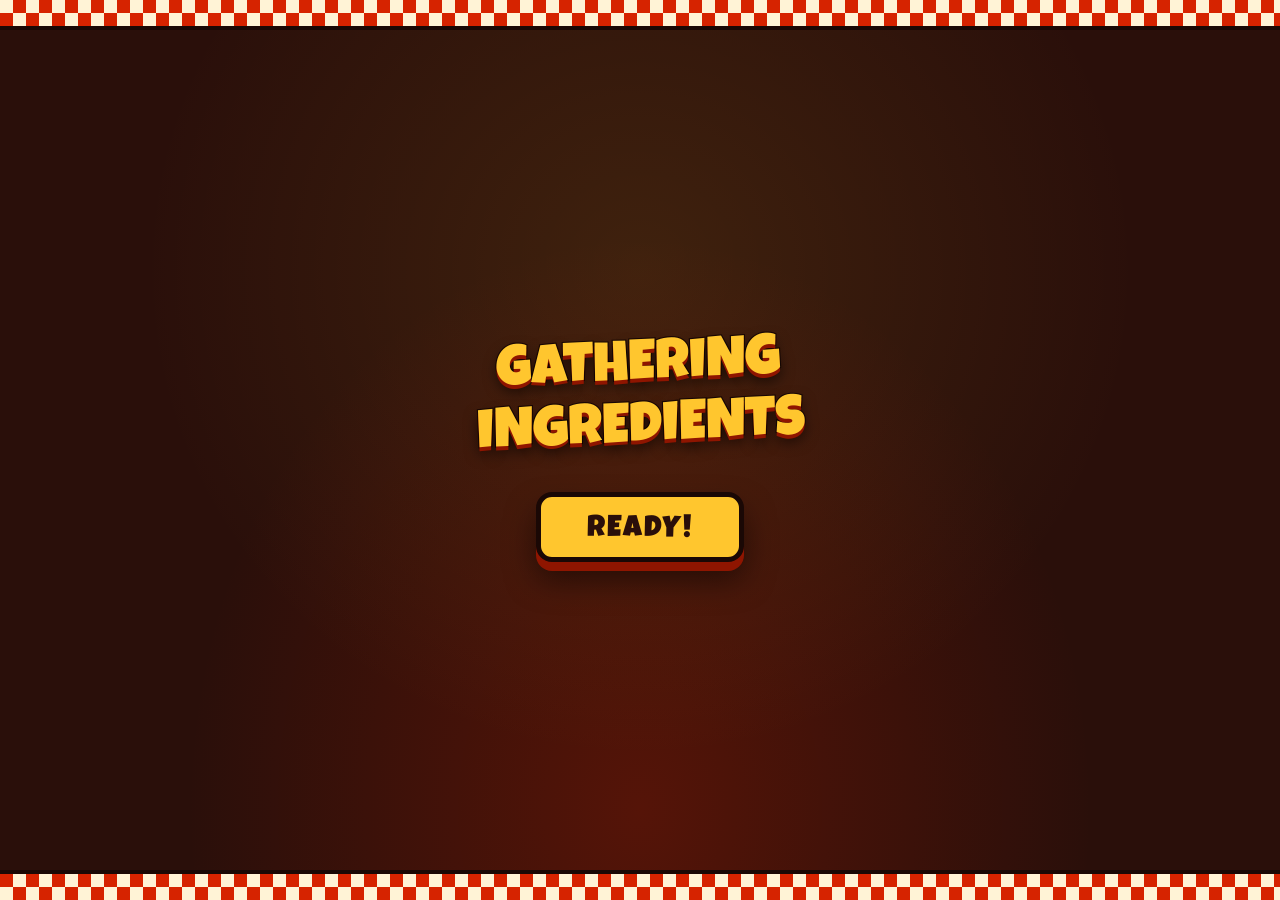
<file: index.html>
<!DOCTYPE html>
<html lang="en">
<head>
<meta charset="UTF-8">
<meta name="viewport" content="width=device-width, initial-scale=1.0, maximum-scale=1.0, user-scalable=no, viewport-fit=cover">
<meta http-equiv="Cache-Control" content="no-cache, no-store, must-revalidate">
<meta name="author" content="AK & Co. (akilluminati47)">
<meta name="copyright" content="© 2026 AK & Co. — All Rights Reserved">
<meta property="og:title" content="BUNGULATE TO THE BURGER!">
<meta property="og:description" content="🍔">
<meta property="og:image" content="https://peanut-run.pages.dev/embed-banner.png?v=6">
<meta property="og:image:type" content="image/png">
<meta property="og:image:width" content="1200">
<meta property="og:image:height" content="630">
<meta property="og:image:alt" content="BUNGULATE TO THE BURGER!">
<meta property="og:url" content="https://peanut-run.pages.dev/">
<meta property="og:type" content="website">
<meta property="fb:app_id" content="1361121589210433">
<meta name="twitter:card" content="summary_large_image">
<meta name="twitter:title" content="BUNGULATE TO THE BURGER!">
<meta name="twitter:description" content="🍔">
<meta name="twitter:image" content="https://peanut-run.pages.dev/embed-banner.png?v=6">
<meta name="theme-color" content="#d62300">
<link rel="shortcut icon" href="/favicon.ico?v=5">
<link rel="icon" type="image/png" sizes="32x32" href="/favicon-32.png?v=5">
<link rel="icon" type="image/png" sizes="64x64" href="/favicon-64.png?v=5">
<link rel="icon" type="image/png" sizes="128x128" href="/favicon-128.png?v=5">
<link rel="icon" type="image/png" sizes="256x256" href="/favicon-256.png?v=5">
<link rel="icon" type="image/png" sizes="512x512" href="/favicon-512.png?v=5">
<link rel="apple-touch-icon" sizes="180x180" href="/apple-touch-icon.png?v=6">
<link rel="manifest" href="/site.webmanifest">
<meta name="apple-mobile-web-app-capable" content="yes">
<meta name="apple-mobile-web-app-title" content="Peanut Run">
<meta name="apple-mobile-web-app-status-bar-style" content="black-translucent">
<meta name="mobile-web-app-capable" content="yes">
<title>PEANUT RUN</title>
<link href="./assets/fonts/fonts.css" rel="stylesheet">
<style>
  :root{
    --ketchup:#d62300;
    --ketchup-dk:#8f1500;
    --mustard:#ffc62e;
    --cheese:#ff9214;
    --bun:#f2d8a7;
    --cream:#fff3d6;
    --pickle:#6aa84f;
    --grease:#2a0f0a;
    --grease-dk:#1a0805;
    --display:'Luckiest Guy', 'Arial Black', cursive;
    --body:'Rubik', sans-serif;
    --mono:'Chivo Mono', 'Consolas', monospace;
  }
  *{margin:0;padding:0;box-sizing:border-box;
    -webkit-user-select:none;-moz-user-select:none;user-select:none;
    -webkit-tap-highlight-color:transparent;}
  html,body{position:fixed;inset:0;width:100%;height:100%;overflow:hidden;
    background:var(--grease);font-family:var(--body);
    overscroll-behavior:none;touch-action:none;
    -webkit-text-size-adjust:none;text-size-adjust:none;-webkit-touch-callout:none;}
  canvas#game{display:block;position:fixed;inset:0;width:100%;height:100%;cursor:crosshair;}

  /* ============ shared chrome ============ */
  .checker{
    background:repeating-conic-gradient(var(--ketchup) 0% 25%, var(--cream) 0% 50%) 0 0/28px 28px;
  }
  /* cartoon glove cursor everywhere in the menus/GUI (kbm), and a virtual glove
     for gamepad navigation */
  /* the animated DOM #glove is the cursor on every menu (both mouse & gamepad),
     so the breathing/press animation works in both. While a menu is open the
     system cursor is force-hidden EVERYWHERE so it can never double up with or
     sit on top of the glove (!important beats the per-element cursor rules). */
  body.glove-on, body.glove-on *{ cursor: none !important; }
  .screen, .screen *{ cursor: none; }
  /* no browser focus rings (Tab is reserved for pause; we use glove/hover feedback) */
  .screen button:focus, .screen [role=button]:focus, .senspip:focus, .segbtn:focus, .selarrow:focus{ outline:none; }
  /* The pointer IS the peanut sprite — small, angled like the Windows arrow. Hotspot is
     the peanut's upper-left tip (~10,4 in the 30x30 box). Over a clickable it pulses
     bigger, turns GOLD and sparkles — a nod to the golden-peanut pickups. */
  #glove{
    position:fixed; left:0; top:0; width:30px; height:30px; z-index:300;
    pointer-events:none; display:none;
    transform-origin:10px 4px;
    transition: opacity .25s ease, transform .14s cubic-bezier(.34,1.56,.64,1);
  }
  #glove .pn-img{
    position:absolute; inset:0; width:100%; height:100%; object-fit:contain;
    transform: rotate(-26deg); transform-origin:center;
    filter: drop-shadow(0 1px 1.5px rgba(0,0,0,.55)) drop-shadow(0 0 3px rgba(255,180,40,.35));
    transition: filter .18s ease, transform .12s ease;
    -webkit-user-drag:none; user-select:none; pointer-events:none;
  }
  /* hover a clickable: the cursor pulses bigger… */
  #glove.hover{ animation: pnPulse 1.05s ease-in-out infinite; }
  /* …and the peanut turns golden + glows */
  #glove.hover .pn-img{
    filter: drop-shadow(0 1px 2px rgba(0,0,0,.5)) drop-shadow(0 0 8px rgba(255,200,46,.95))
            sepia(.75) saturate(3.6) hue-rotate(-12deg) brightness(1.12);
  }
  @keyframes pnPulse{
    0%,100%{ transform: scale(1.16); }
    50%{ transform: scale(1.46); }
  }
  /* click: quick squish (stays a bit enlarged) */
  #glove.press{ transform: scale(1.12); }
  #glove.press .pn-img{ transform: rotate(-26deg) scale(.84); }
  /* gold sparkles that twinkle around the peanut on hover */
  #glove .pn-spark{
    position:absolute; width:8px; height:8px; opacity:0; pointer-events:none;
    background:url("data:image/svg+xml,%3Csvg xmlns='http://www.w3.org/2000/svg' viewBox='0 0 10 10'%3E%3Cpath d='M5 0C5.4 3.4 6.6 4.6 10 5 6.6 5.4 5.4 6.6 5 10 4.6 6.6 3.4 5.4 0 5 3.4 4.6 4.6 3.4 5 0Z' fill='%23ffe07a'/%3E%3C/svg%3E") center/contain no-repeat;
  }
  #glove.hover .pn-spark{ animation: pnSpark 1s ease-in-out infinite; }
  #glove .pn-spark.s1{ left:-3px; top:-3px; animation-delay:0s; }
  #glove .pn-spark.s2{ right:-2px; top:6px; width:6px; height:6px; animation-delay:.34s; }
  #glove .pn-spark.s3{ left:5px; bottom:-3px; width:6px; height:6px; animation-delay:.66s; }
  @keyframes pnSpark{
    0%,100%{ opacity:0; transform:scale(.3) rotate(0deg); }
    50%{ opacity:1; transform:scale(1) rotate(45deg); }
  }
  body.pad, body.pad .screen, body.pad .screen *{ cursor: none !important; }

  /* controller button chips in Today's Menu */
  .keycap.pad{ background:#2a2f3a; color:var(--cream); border-color:#0c0e14; box-shadow:0 3px 0 #0c0e14; min-width:34px; }
  .keycap.pad.a{ background:#3aa655; }
  #inputtag{
    font-family:var(--body); font-weight:800; font-size:10px; letter-spacing:1.5px;
    color:var(--grease); background:var(--mustard); border:2px solid var(--grease);
    border-radius:6px; padding:2px 7px 1px; margin-left:6px; vertical-align:middle;
  }

  .keycap{
    display:inline-block;min-width:30px;padding:3px 9px 1px;text-align:center;
    background:var(--cream);color:var(--grease);border-radius:7px;
    border:2px solid var(--grease);box-shadow:0 3px 0 var(--grease);
    font-family:var(--mono);font-weight:700;font-size:13px;letter-spacing:.5px;
    transform:translateY(-1px);
  }

  /* ============ HUD ============ */
  #hud{position:fixed;inset:0;pointer-events:none;user-select:none;display:none;}
  #hud.on{display:block;}

  #levelchip{
    position:absolute;top:18px;left:18px;
    background:var(--mustard);color:var(--grease);
    font-family:var(--display);font-size:26px;line-height:1;
    padding:14px 22px 8px;border-radius:12px;
    border:4px solid var(--grease);box-shadow:0 6px 0 rgba(0,0,0,.45);
    transform:rotate(-2deg);
  }
  #levelchip small{display:block;font-family:var(--body);font-weight:800;font-size:10px;letter-spacing:2px;margin-bottom:4px;opacity:.75;}

  #timer{
    position:absolute;top:18px;left:50%;transform:translateX(-50%) rotate(.5deg);
    background:var(--grease-dk);color:var(--mustard);text-align:center;
    font-family:var(--mono);font-weight:700;font-size:30px;letter-spacing:1px;
    padding:10px 26px;border-radius:12px;border:4px solid var(--mustard);
    box-shadow:0 6px 0 rgba(0,0,0,.45), inset 0 0 18px rgba(255,198,46,.18);
    pointer-events:auto;cursor:pointer;transition:transform .08s,box-shadow .08s;
  }
  #timer:hover{box-shadow:0 6px 0 rgba(0,0,0,.45), 0 0 14px rgba(255,198,46,.5), inset 0 0 18px rgba(255,198,46,.18);}
  #timer:active{transform:translateX(-50%) rotate(.5deg) translateY(3px);box-shadow:0 3px 0 rgba(0,0,0,.45), inset 0 0 18px rgba(255,198,46,.18);}
  #timer b{display:block;line-height:1;}
  /* "tap to pause" note appears only on touch devices, kept lean */
  #timernote{display:none;font-family:var(--body);font-weight:800;font-size:9px;letter-spacing:1.5px;color:var(--mustard);opacity:.8;}
  body.touch #timernote{display:block;margin-top:2px;}

  #alltime{
    position:absolute;top:18px;right:18px;text-align:right;
    background:var(--cream);color:var(--grease);
    padding:clamp(7px,1vw,12px) clamp(10px,1.4vw,18px);border-radius:12px;border:4px solid var(--grease);
    box-shadow:0 6px 0 rgba(0,0,0,.45);transform:rotate(1.5deg);
    /* scale the label down on narrow windows (caps at the LEVEL-chip label size) so the
       badge shrinks instead of sliding under the centred timer */
    font-weight:800;font-size:clamp(8px,1.6vw,10px);letter-spacing:1px;line-height:1;
  }
  #alltime b{font-family:var(--display);font-size:clamp(16px,3vw,24px);display:block;line-height:1;margin-top:2px;color:var(--ketchup);}

  /* hearts = peanuts */
  #hearts{position:absolute;bottom:24px;left:22px;display:flex;gap:8px;}
  #hearts{flex-wrap:wrap;max-width:600px;gap:6px;}
  #hearts img{width:42px;height:42px;image-rendering:auto;filter:drop-shadow(0 4px 0 rgba(0,0,0,.5));transition:filter .2s,transform .2s,opacity .2s;animation:heartPop .25s cubic-bezier(.34,1.7,.5,1);}
  /* gold-max: all peanuts go golden and shimmer (like the grease meter at max) */
  #hearts img.goldmax{filter:drop-shadow(0 0 7px rgba(255,210,60,.95)) saturate(1.7) brightness(1.18) sepia(.5) hue-rotate(-18deg);animation:heartGold .8s ease-in-out infinite;}
  @keyframes heartPop{from{transform:scale(0) rotate(-20deg);}to{transform:scale(1);}}
  @keyframes heartGold{0%,100%{filter:drop-shadow(0 0 6px rgba(255,210,60,.8)) saturate(1.6) brightness(1.12) sepia(.5) hue-rotate(-18deg);}50%{filter:drop-shadow(0 0 12px rgba(255,230,120,1)) saturate(1.9) brightness(1.3) sepia(.6) hue-rotate(-18deg);}}

  /* sprint meter — "GREASE" gauge */
  #sprintwrap{
    position:absolute;bottom:26px;left:50%;transform:translateX(-50%);
    width:min(380px,40vw);
  }
  #sprintlabel{
    font-family:var(--display);color:var(--cream);font-size:15px;letter-spacing:2px;
    text-shadow:0 3px 0 rgba(0,0,0,.6);margin-bottom:5px;text-align:center;
  }
  #sprintbar{
    height:22px;border-radius:11px;border:4px solid var(--grease-dk);
    background:rgba(0,0,0,.55);overflow:hidden;box-shadow:0 5px 0 rgba(0,0,0,.45);
  }
  #sprintfill{
    height:100%;width:100%;border-radius:7px;position:relative;overflow:hidden;
    background:linear-gradient(180deg,#ffd75e 0%, var(--mustard) 45%, var(--cheese) 100%);
    box-shadow:inset 0 -4px 0 rgba(0,0,0,.18);
    transition:width .08s linear;
  }
  #sprintfill.low{background:linear-gradient(180deg,#ff7a52 0%, var(--ketchup) 60%, var(--ketchup-dk) 100%);}
  /* max-grease mode (boss meter at +150%) */
  #sprintwrap.maxgrease #sprintbar{border-color:#fff3d6;box-shadow:0 5px 0 rgba(0,0,0,.45), 0 0 18px rgba(255,198,46,.9);}
  #sprintwrap.maxgrease #sprintfill{background:linear-gradient(180deg,#fff6d0 0%, #ffd23b 45%, #ff9214 100%);animation:greaseGlow .8s ease-in-out infinite;}
  #sprintwrap.maxgrease #sprintlabel::after{content:" — MAX!";color:#ffd23b;}
  @keyframes greaseGlow{0%,100%{filter:brightness(1);}50%{filter:brightness(1.35);}}

  /* hot-grease specks rising through the bar at full health */
  .grease-speck{
    position:absolute; width:3px; height:3px; border-radius:50%;
    background:#fff3d6; pointer-events:none;
    animation: speckRise linear forwards;
  }
  @keyframes speckRise{
    0%{ bottom:0; opacity:0.9; }
    100%{ bottom:22px; opacity:0; }
  }

  /* veggies-blasted: bottom-right (clear of the boss health bar up top) */
  #kills{
    position:absolute;bottom:24px;right:22px;text-align:right;transform:rotate(-1deg);
  }
  #kills small{display:block;font-family:var(--body);font-weight:800;font-size:10px;letter-spacing:2px;color:var(--mustard);}
  #kills b{font-family:var(--display);font-size:24px;line-height:1;color:var(--cream);text-shadow:0 3px 0 rgba(0,0,0,.6);}

  /* crosshair — sesame seed */
  /* boss health bar */
  #bossbar{
    position:absolute;top:78px;left:50%;transform:translateX(-50%);
    width:min(620px,68vw);display:none;text-align:center;
  }
  #bossbar.on{display:block;animation:bossIn .4s cubic-bezier(.34,1.7,.5,1);}
  @keyframes bossIn{from{transform:translateX(-50%) scale(.7);opacity:0;}to{transform:translateX(-50%) scale(1);opacity:1;}}
  #bossname{
    font-family:var(--display);color:var(--cream);font-size:21px;letter-spacing:2px;
    text-shadow:0 3px 0 var(--ketchup-dk),0 0 16px rgba(214,35,0,.7);margin-bottom:5px;
  }
  #bossname::before,#bossname::after{content:"☠";color:var(--ketchup);margin:0 10px;}
  #bosshpwrap{
    height:24px;border-radius:13px;border:4px solid var(--grease-dk);
    background:rgba(0,0,0,.6);overflow:hidden;box-shadow:0 5px 0 rgba(0,0,0,.5);
  }
  #bosshp{
    height:100%;width:100%;border-radius:9px;
    background:linear-gradient(180deg,#8bd45a 0%, var(--pickle) 55%, #2f5e1d 100%);
    box-shadow:inset 0 -4px 0 rgba(0,0,0,.2);transition:width .12s ease-out;
  }

  #crosshair{
    position:absolute;top:50%;left:50%;transform:translate(-50%,-50%);
    width:46px;height:46px;display:none;
  }
  #crosshair.on{display:block;}
  #crosshair::before{
    content:"";position:absolute;inset:0;border:3px dashed var(--mustard);
    border-radius:50%;animation:spin 6s linear infinite;
    filter:drop-shadow(0 0 4px rgba(0,0,0,.8));
  }
  #crosshair::after{
    content:"";position:absolute;top:50%;left:50%;width:9px;height:9px;
    transform:translate(-50%,-50%);
    border:2px solid var(--cream);border-radius:50%;background:transparent;
    box-shadow:0 0 3px rgba(0,0,0,.9), inset 0 0 2px rgba(0,0,0,.6);
  }
  @keyframes spin{to{transform:rotate(360deg);}}

  #damage{
    position:absolute;inset:0;pointer-events:none;opacity:0;
    background:radial-gradient(ellipse at center, transparent 40%, rgba(214,35,0,.65) 100%);
    transition:opacity .35s;
  }
  #damage.hit{opacity:1;transition:opacity .05s;}

  #toast{
    position:absolute;top:26%;left:50%;transform:translate(-50%,-50%) rotate(-3deg) scale(0);
    font-family:var(--display);font-size:54px;color:var(--mustard);
    -webkit-text-stroke:.04em var(--grease);paint-order:stroke fill;text-shadow:0 .11em 0 rgba(0,0,0,.5);
    transition:transform .25s cubic-bezier(.34,1.8,.5,1);white-space:nowrap;
  }
  #toast.show{transform:translate(-50%,-50%) rotate(-3deg) scale(1);}

  /* ============ full-screen overlays ============ */
  .screen{
    position:fixed;inset:0;display:none;align-items:center;justify-content:center;
    flex-direction:column;z-index:10;
    /* keep content off every edge (incl. notch / rounded corners via safe-area insets)
       on every resolution; the checker ::before/::after stripes are pinned separately */
    padding:max(30px,env(safe-area-inset-top)) max(18px,env(safe-area-inset-right))
            max(30px,env(safe-area-inset-bottom)) max(18px,env(safe-area-inset-left));
    background:
      radial-gradient(ellipse at 50% 120%, rgba(214,35,0,.35), transparent 60%),
      radial-gradient(ellipse at 50% -20%, rgba(255,198,46,.18), transparent 55%),
      var(--grease);
  }
  .screen.on{display:flex;}
  .screen::before{
    content:"";position:absolute;top:0;left:0;right:0;height:26px;
    background:repeating-conic-gradient(var(--ketchup) 0% 25%, var(--cream) 0% 50%) 0 0/26px 26px;
    border-bottom:4px solid var(--grease-dk);
  }
  .screen::after{
    content:"";position:absolute;bottom:0;left:0;right:0;height:26px;
    background:repeating-conic-gradient(var(--ketchup) 0% 25%, var(--cream) 0% 50%) 13px 0/26px 26px;
    border-top:4px solid var(--grease-dk);
  }

  .title{
    font-family:var(--display);text-align:center;line-height:.95;
    font-size:clamp(56px,11vw,120px);
    color:var(--mustard);
    -webkit-text-stroke:.04em var(--grease-dk);paint-order:stroke fill;
    text-shadow:0 .066em 0 var(--ketchup-dk), 0 .13em .25em rgba(0,0,0,.6);
    transform:rotate(-2.5deg);
    animation:bob 2.6s ease-in-out infinite;
  }
  .title .alt{color:var(--ketchup);-webkit-text-stroke:.04em var(--cream);paint-order:stroke fill;display:block;font-size:.46em;letter-spacing:2px;}
  @keyframes bob{0%,100%{transform:rotate(-2.5deg) translateY(0);}50%{transform:rotate(-2.5deg) translateY(-10px);}}

  .menupanel{
    margin-top:34px;background:var(--cream);color:var(--grease);
    border:5px solid var(--grease-dk);border-radius:18px;
    box-shadow:0 10px 0 rgba(0,0,0,.5);
    padding:22px 34px;min-width:min(560px,90vw);
    transform:rotate(.6deg);
  }
  .menupanel h3{
    font-family:var(--display);font-size:20px;letter-spacing:2px;color:var(--ketchup);
    text-align:center;margin-bottom:12px;border-bottom:3px dashed rgba(42,15,10,.3);padding-bottom:10px;
  }
  .mrow{display:flex;align-items:baseline;font-weight:600;font-size:15px;margin:9px 0;gap:10px;}
  .mrow .dots{flex:1;border-bottom:3px dotted rgba(42,15,10,.35);transform:translateY(-4px);}
  .mrow .keys{white-space:nowrap;}

  .bigbtn{
    margin-top:36px;pointer-events:auto;cursor:pointer;
    font-family:var(--display);font-size:30px;letter-spacing:2px;
    color:var(--grease);background:var(--mustard);
    border:5px solid var(--grease-dk);border-radius:16px;
    padding:18px 46px 12px;box-shadow:0 9px 0 var(--ketchup-dk), 0 18px 30px rgba(0,0,0,.5);
    animation:pulse 1.4s ease-in-out infinite;
  }
  .bigbtn:hover, .bigbtn.gp-hover{background:var(--cheese);}
  @keyframes pulse{0%,100%{transform:scale(1);}50%{transform:scale(1.05);}}

  .sub{position:absolute;bottom:38px;right:20px;margin-top:0;color:rgba(255,243,214,.7);font-size:13px;font-weight:600;letter-spacing:1px;}
  a.sub.creditlink{text-decoration:none;cursor:pointer;transition:color .2s, text-shadow .2s;}
  a.sub.creditlink:hover{color:var(--mustard);text-shadow:0 0 8px rgba(255,146,20,.9), 0 0 20px rgba(214,35,0,.75);}
  #twitchlink{bottom:60px;}

  /* level-complete headline — sized to read about twice as long as ORDER UP! */
  .completesub{
    margin-top:10px;font-family:var(--display);font-size:clamp(40px,8.2vw,92px);
    white-space:nowrap;line-height:.95;
    color:var(--cream);-webkit-text-stroke:.04em var(--grease-dk);paint-order:stroke fill;
    text-shadow:0 .065em 0 var(--ketchup-dk), 0 .13em .26em rgba(0,0,0,.5);
    transform:rotate(-1.2deg);letter-spacing:1px;
  }
  .completesub span{color:var(--mustard);}
  /* ORDER UP! headline (id so mobile rules can resize it — was an inline style
     that overrode every media query) */
  #orderup{font-size:clamp(48px,9vw,96px);}

  /* high-score banner on the menu */
  #hiscore{
    margin-top:18px;display:flex;gap:14px;align-items:stretch;
  }
  .scorechip{
    background:var(--grease-dk);border:4px solid var(--mustard);border-radius:12px;
    padding:9px 20px 7px;text-align:center;box-shadow:0 5px 0 rgba(0,0,0,.45);
    transform:rotate(-1deg);
  }
  .scorechip:nth-child(2){transform:rotate(1.5deg);}
  .scorechip small{display:block;font-weight:800;font-size:10px;letter-spacing:2px;color:var(--mustard);}
  .scorechip b{font-family:var(--display);font-size:30px;line-height:1;color:var(--cream);}

  /* PLAY FROM LEVEL selector chip */
  .scorechip.levelsel{transform:rotate(1.5deg);}
  .selctrl{display:flex;align-items:center;gap:8px;justify-content:center;margin-top:2px;}
  .selctrl b{font-family:var(--display);font-size:30px;line-height:1;color:var(--mustard);min-width:38px;cursor:var(--glove,pointer);}
  .selarrow{pointer-events:auto;cursor:var(--glove,pointer);background:var(--mustard);color:var(--grease);
    border:2px solid var(--grease-dk);border-radius:7px;width:26px;height:30px;font-size:14px;font-weight:800;
    box-shadow:0 3px 0 var(--grease-dk);transition:transform .1s,background .1s;}
  .selarrow:hover, .selarrow.gp-hover{background:var(--cheese);transform:translateY(-1px) scale(1.1);}
  .selctrl b.gp-hover{transform:scale(1.18);color:var(--cream);}
  .selcooked{display:block;margin-top:4px;font-weight:800;font-size:9px;letter-spacing:1px;color:var(--mustard);opacity:.8;}
  body.pad .selctrl b, body.pad .selarrow{cursor:none;}

  /* best-level chip doubles as a clickable "save slot" that jumps to that level */
  .scorechip.slot{pointer-events:auto;cursor:pointer;position:relative;
    transition:transform .12s, box-shadow .12s, background .12s, border-color .12s;}
  .scorechip.slot:hover, .scorechip.slot:focus-visible, .scorechip.slot.gp-hover{
    background:var(--ketchup-dk);border-color:var(--cream);outline:none;
    transform:rotate(-1deg) scale(1.07);box-shadow:0 7px 0 rgba(0,0,0,.5),0 0 0 3px rgba(255,243,214,.25);}
  .scorechip.slot::after{
    content:'▶ RESUME';display:block;margin-top:4px;
    font-family:var(--body);font-weight:800;font-size:9px;letter-spacing:1.5px;color:var(--mustard);}
  .scorechip.slot:hover::after, .scorechip.slot:focus-visible::after, .scorechip.slot.gp-hover::after{color:var(--cream);}

  /* receipt for level complete */
  .receipt{
    position:relative;margin-top:30px;background:#fffdf4;color:#241208;width:min(420px,88vw);
    padding:26px 30px 30px;font-family:var(--mono);font-size:14px;font-weight:500;
    box-shadow:0 14px 40px rgba(0,0,0,.6);transform:rotate(-1.2deg);
  }
  /* torn zigzag bottom edge — a decorative overlay, so the receipt body always
     renders even where CSS mask-composite isn't supported */
  .receipt::after{
    content:"";position:absolute;left:0;right:0;bottom:-9px;height:10px;
    background:
      linear-gradient(-45deg, #fffdf4 50%, transparent 51%) 0 0/14px 10px repeat-x,
      linear-gradient( 45deg, #fffdf4 50%, transparent 51%) 7px 0/14px 10px repeat-x;
    filter:drop-shadow(0 5px 6px rgba(0,0,0,.4));
  }
  .receipt h4{font-family:var(--mono);text-align:center;font-size:16px;letter-spacing:3px;margin-bottom:4px;}
  .receipt .rsub{text-align:center;font-size:11px;opacity:.65;margin-bottom:14px;}
  .receipt .line{display:flex;justify-content:space-between;margin:7px 0;}
  .receipt .line b{font-weight:700;}
  .receipt hr{border:none;border-top:2px dashed rgba(0,0,0,.35);margin:12px 0;}
  .receipt .total{font-size:17px;font-weight:700;}
  .receipt .stars{text-align:center;margin-top:12px;letter-spacing:6px;color:var(--ketchup);}

  /* pause-menu sensitivity selector */
  .sensbox{margin:30px 0 6px;text-align:center;}
  .senslabel{font-family:var(--display);font-size:20px;letter-spacing:2px;color:var(--mustard);
    text-shadow:0 3px 0 rgba(0,0,0,.5);margin-bottom:12px;}
  .sensrow{display:flex;gap:5px;justify-content:center;flex-wrap:nowrap;flex:1;}
  .senspip{
    pointer-events:auto;cursor:var(--glove,pointer);flex:1 1 0;min-width:0;
    height:44px;border-radius:9px;border:3px solid var(--grease-dk);
    background:var(--cream);color:var(--grease);
    font-family:var(--display);font-size:19px;line-height:44px;text-align:center;
    box-shadow:0 4px 0 rgba(0,0,0,.4);transition:transform .1s,background .1s,box-shadow .1s;
  }
  .senspip:hover, .senspip.gp-hover{background:var(--mustard);transform:translateY(-2px);box-shadow:0 6px 0 rgba(0,0,0,.45);}
  .senspip.on{background:var(--ketchup);color:var(--cream);border-color:var(--cream);
    transform:translateY(-3px) scale(1.12);box-shadow:0 6px 0 rgba(0,0,0,.5);}
  /* the active number/toggle slow-wiggles in place while its row is the focused choice (keyboard/pad) */
  .senspip.on.choosing{animation:pipWiggle 1.1s ease-in-out infinite;}
  .segbtn.on.choosing{animation:segWiggle 1.1s ease-in-out infinite;}
  @keyframes pipWiggle{0%,100%{transform:translateY(-3px) scale(1.12) rotate(-4.5deg);}50%{transform:translateY(-3px) scale(1.12) rotate(4.5deg);}}
  @keyframes segWiggle{0%,100%{transform:translateY(-1px) rotate(-4.5deg);}50%{transform:translateY(-1px) rotate(4.5deg);}}
  body.pad .senspip{cursor:none;}
  .senshint{margin-top:14px;color:rgba(255,243,214,.7);font-size:12px;font-weight:600;letter-spacing:1px;}

  /* secondary big button (CHECK PLEASE! / quit) */
  .bigbtn.alt{background:var(--cream);color:var(--ketchup-dk);box-shadow:0 9px 0 #7a1500, 0 18px 30px rgba(0,0,0,.5);animation:pulse 1.4s ease-in-out infinite;animation-delay:.7s;font-size:24px;}
  .bigbtn.alt:hover, .bigbtn.alt.gp-hover{background:#fff;color:var(--ketchup);}
  /* runner-mode toggle on the roasted screen — leafy green so it reads apart from RETRY */
  .bigbtn.runner{background:#6aa84f;color:#fff3d6;box-shadow:0 9px 0 #2f5e22, 0 18px 30px rgba(0,0,0,.5);animation-delay:.35s;}
  .bigbtn.runner:hover, .bigbtn.runner.gp-hover{background:#7cc05e;color:#fff;}
  .pausebtns{display:flex;flex-direction:column;align-items:center;gap:14px;margin-top:26px;}
  /* even gaps: the message above the first button uses the same spacing as button-to-button */
  #dead .bigbtn{margin-top:24px;}
  #dead .bigbtn.runner{margin-top:24px;}

  /* pause options panel */
  .pausepanel{margin-top:20px;background:var(--cream);border:5px solid var(--grease-dk);border-radius:18px;
    box-shadow:0 10px 0 rgba(0,0,0,.5);padding:18px 24px;width:min(620px,92vw);transform:rotate(.5deg);}
  .optrow{display:flex;align-items:center;gap:14px;margin:8px 0;}
  .optlabel{font-family:var(--display);font-size:16px;letter-spacing:1px;color:var(--ketchup);min-width:120px;}
  .optlabel.focus{text-shadow:0 0 8px rgba(214,35,0,.5);}
  .seg{display:flex;gap:6px;}
  .segbtn{pointer-events:auto;font-family:var(--body);font-weight:800;font-size:13px;letter-spacing:1px;
    background:var(--cream);color:var(--grease);border:3px solid var(--grease-dk);border-radius:9px;
    padding:7px 14px;box-shadow:0 3px 0 var(--grease-dk);transition:transform .1s,background .1s;}
  .segbtn:hover, .segbtn.gp-hover{background:var(--mustard);transform:translateY(-2px);box-shadow:0 5px 0 var(--grease-dk);}
  .segbtn.on{background:var(--ketchup);color:var(--cream);border-color:var(--cream);transform:translateY(-1px);}
  .ctrlbox{margin-top:12px;border-top:3px dashed rgba(42,15,10,.3);padding-top:10px;}
  .ctrltitle{font-family:var(--display);font-size:15px;letter-spacing:1px;color:var(--ketchup);text-align:center;margin-bottom:8px;}
  .ctrltitle span{font-family:var(--body);font-weight:800;font-size:11px;background:var(--mustard);color:var(--grease);border:2px solid var(--grease);border-radius:6px;padding:2px 7px 1px;}
  .ctrlgrid{display:grid;grid-template-columns:1fr 1fr;gap:4px 18px;}
  .ctrlgrid .mrow{margin:5px 0;font-size:13px;}

  #deadtitle{color:var(--ketchup);-webkit-text-stroke:.04em var(--cream);paint-order:stroke fill;text-shadow:0 .066em 0 #3a0500, 0 .13em .25em rgba(0,0,0,.6);}

  #loadnote{position:fixed;bottom:34px;left:50%;transform:translateX(-50%);color:rgba(255,243,214,.5);font-size:12px;font-weight:600;letter-spacing:2px;z-index:11;}

  /* loading splash */
  #loadsplash{background:
    radial-gradient(ellipse at 50% 30%, rgba(255,198,46,.10), transparent 55%),
    radial-gradient(ellipse at 50% 90%, rgba(214,35,0,.25), transparent 50%),
    var(--grease);
    z-index:20;}
  #loadsplash, #loadsplash *{cursor:auto!important}
  #loadsplash .title{font-size:clamp(32px,5vw,56px);line-height:1.1;}
  #loadsplash .dots span{display:inline-block;animation:dotPulse .55s ease-in-out infinite;}
  #loadsplash .dots span:nth-child(2){animation-delay:.18s}
  #loadsplash .dots span:nth-child(3){animation-delay:.36s}
  @keyframes dotPulse{0%,100%{opacity:.25;transform:translateY(0)}50%{opacity:1;transform:translateY(-4px)}}
  #readybtn{margin-top:30px;}

  /* ===== on-screen touch controls ===== */
  #touch{position:fixed;inset:0;z-index:140;pointer-events:none;display:none;touch-action:none;}
  #touch.on{display:block;}
  .tjoy{position:absolute;width:140px;height:140px;border:5px solid rgba(255,243,214,.4);
    border-radius:50%;background:rgba(0,0,0,.22);}
  .tjoy .tnub{position:absolute;left:50%;top:50%;width:62px;height:62px;border-radius:50%;
    background:rgba(255,243,214,.82);border:3px solid rgba(42,15,10,.5);transform:translate(-50%,-50%);
    box-shadow:0 3px 8px rgba(0,0,0,.4);}
  /* left = floating movement joystick: rests faded at the centre of its zone, snaps to
     your finger on touch, then slides home + fades again when you let go */
  #tmove{left:150px;bottom:96px;display:block;opacity:.42;
    transition:transform .25s ease, opacity .25s ease;}
  #tmove.grabbing{opacity:1;transition:opacity .12s ease;}
  /* right side = just tap & swipe to aim/fire — only the real crosshair shows (no ring) */
  .tbtn{position:absolute;pointer-events:auto;width:90px;height:90px;border-radius:50%;
    border:5px solid var(--grease-dk);background:var(--mustard);color:var(--grease);
    font-family:var(--display);font-size:16px;box-shadow:0 6px 0 var(--grease-dk);user-select:none;}
  .tbtn.held{transform:translateY(4px);box-shadow:0 2px 0 var(--grease-dk);background:var(--cheese);}
  /* both action buttons sit up at the joystick's height so they clear the grease meter */
  #tjump{right:30px;bottom:121px;}
  #tslide{right:132px;bottom:121px;background:var(--cream);color:var(--ketchup-dk);}
  /* runner mode: SHOOT + SPRINT buttons mirror JUMP/SLIDE (same spots, same colours);
     swipes still handle lane/jump/slide */
  #tshoot{right:30px;bottom:121px;display:none;}                                            /* mustard/grease, like JUMP */
  #tsprint{right:132px;bottom:121px;background:var(--cream);color:var(--ketchup-dk);display:none;}  /* cream, like SLIDE */
  #touch.runner #tmove,#touch.runner #tjump,#touch.runner #tslide{display:none;}
  #touch.runner #tshoot,#touch.runner #tsprint{display:block;}
  .hint-run{display:none;}
  #touch.runner .hint-free{display:none;}
  #touch.runner .hint-run{display:inline;}
  #thint{position:absolute;bottom:6px;left:50%;transform:translateX(-50%);color:rgba(255,243,214,.55);
    font-size:11px;font-weight:600;letter-spacing:.5px;white-space:nowrap;}
  @media (orientation:portrait){
    .tbtn{width:74px;height:74px;font-size:13px;}
    #tmove{width:112px;height:112px;left:80px;bottom:150px;}
    #tmove .tnub{width:50px;height:50px;}
    #tjump{right:20px;bottom:169px;}
    #tslide{right:104px;bottom:169px;}
    #tshoot{right:20px;bottom:169px;}
    #tsprint{right:104px;bottom:169px;}
    #mhealth{bottom:170px;}
    #bossname{font-size:13px;letter-spacing:0.5px;}
    #bosshpwrap{height:16px;}
    /* one line, never wraps into the thumbs: scales down on the narrowest phones */
    #thint{font-size:clamp(6px,1.95vw,8px);white-space:nowrap;width:auto;text-align:center;}
  }

  /* ===== mobile HUD scaling: shrink the whole top row to desktop-size, keep info
     out of the thumbs (applies on ANY touch device, not just short screens) ===== */
  body.touch #levelchip{font-size:16px;padding:8px 12px 5px;top:8px;left:8px;}
  body.touch #levelchip small{font-size:8px;margin-bottom:2px;}
  body.touch #timer{font-size:18px;padding:5px 14px;top:8px;}
  body.touch #timernote{font-size:8px;}
  body.touch #alltime{font-size:10px;padding:7px 11px;top:8px;right:8px;}
  body.touch #alltime b{font-size:16px;}
  body.touch #alltime{display:none;}
  /* mobile health: single peanut × N — between levelchip and timer, top-left */
  #mhealth{display:none;}
  body.touch #mhealth{
    display:flex; align-items:center; gap:4px;
    position:absolute; bottom:122px; left:50%; transform:translateX(-50%);
    background:var(--grease-dk); padding:4px 10px; border-radius:10px;
    border:2px solid rgba(255,198,46,.3);
  }
  body.touch #mhealth img{width:24px;height:24px;filter:drop-shadow(0 2px 0 rgba(0,0,0,.5));}
  body.touch #mhealth b{font-family:var(--display);font-size:18px;color:var(--mustard);line-height:1;}
  body.touch #mhealth.low img{animation:mhealthPulse 1.2s ease-in-out infinite;}
  @keyframes mhealthPulse{0%,100%{filter:drop-shadow(0 0 3px rgba(214,35,0,.7)) drop-shadow(0 2px 0 rgba(0,0,0,.5))}50%{filter:drop-shadow(0 0 10px rgba(214,35,0,.95)) drop-shadow(0 2px 0 rgba(0,0,0,.5))}}
  body.touch #hearts{display:none;}
  body.touch #hearts img{width:28px;height:28px;}
  body.touch #kills{top:8px;right:8px;bottom:auto;text-align:right;}
  body.touch #kills b{font-size:18px;}
  body.touch #kills small{color:var(--cream);}
  body.touch #sprintwrap{bottom:42px;width:min(280px,46vw);}
  body.touch #bossbar{top:92px;width:92vw;}
  body.touch #bossname{font-size:15px;letter-spacing:1px;}
  body.touch #bossname::before,body.touch #bossname::after{margin:0 4px;}
  body.touch #bosshpwrap{height:18px;}
  /* outline scales with font-size via the .04em stroke set on #toast, so no
     per-breakpoint px stroke here — keeps the border art style consistent */
  body.touch #toast{font-size:28px;white-space:normal;text-align:center;width:90vw;}
  @media (orientation:portrait){ #toast{font-size:24px;} }

  /* pips: wider min-size so 10 fit legibly on narrow portrait screens */
  body.touch .senspip{min-width:26px;height:36px;line-height:36px;font-size:15px;}

  /* big buttons: shrink for mobile, especially portrait */
  body.touch .bigbtn{font-size:20px;padding:12px 28px 8px;}
  body.touch .bigbtn.alt{font-size:16px;}
  @media (orientation:portrait){
    .bigbtn{font-size:17px;padding:10px 18px 6px;}
    .bigbtn.alt{font-size:14px;}
  }

  /* pause-menu quit/resume sit tight to the checker stripe on touch.
     NOTE: the death-screen CHECK PLEASE (#deadquitbtn) is intentionally NOT here —
     it keeps the even #dead .bigbtn gap so it doesn't jam against RETRY LEVEL. */
  body.touch #quitbtn, body.touch #resumebtn{margin-top:0;}

  /* mobile level-complete ("ORDER UP!") screen. Scale ORDER UP! down together with
     LEVEL X COMPLETE so they keep the desktop proportion instead of the headline
     swamping the screen. Base = safe center (used by landscape): centered when it
     fits, top-aligned + scroll when it doesn't. overflow-x:hidden stops the
     vertical scroll from also enabling horizontal scroll (which shoved the stack
     right and clipped the receipt). Portrait adds padding around the check (below). */
  body.touch #complete{justify-content:safe center;overflow-x:hidden;overflow-y:auto;padding:40px 12px;}
  body.touch #orderup{font-size:clamp(34px,7vw,58px);}
  body.touch .completesub{font-size:clamp(30px,6.4vw,52px);white-space:normal;margin-top:4px;}
  body.touch .receipt{margin-top:16px;padding:16px 18px 18px;font-size:12px;width:min(360px,90vw);}
  body.touch .receipt .line{margin:4px 0;}
  body.touch .receipt hr{margin:7px 0;}
  body.touch #nextbtn{margin-top:14px;margin-bottom:8px;}
  @media (orientation:portrait){
    /* keep the stack centered as a group, just give the "check" (receipt) a bit of
       padding above (below ORDER UP!) and below (above NEXT LEVEL) so it breathes. */
    body.touch #complete{padding:40px 12px;}
    body.touch #orderup{font-size:clamp(30px,8vw,48px);}
    body.touch .completesub{font-size:clamp(26px,6.6vw,40px);margin-top:4px;}
    body.touch .receipt{margin-top:28px;padding:12px 14px 14px;font-size:11px;}
    body.touch .receipt h4{font-size:13px;}
    body.touch .receipt .rsub{font-size:9px;margin-bottom:8px;}
    body.touch #nextbtn{margin-top:26px;}
  }
  @media (orientation:portrait){
    body.touch #resume .title{margin-top:32px;font-size:clamp(38px,7vw,56px);}
    body.touch .pausepanel{padding:8px 10px;margin-top:8px;}
    body.touch .optrow{margin:3px 0;gap:4px;}
    body.touch .optlabel{font-size:13px;min-width:90px;}
    body.touch .pausebtns{margin-top:10px;gap:14px;}
    body.touch .bigbtn{margin-top:0;}
    body.touch .bigbtn.alt{margin-top:0;}
    /* menu: raised title, lower LETS COOK */
    body.touch .title{margin-top:-6px;}
    body.touch #startbtn{margin-top:24px;}
  }

  /* PAUSED title pushed lower so it doesn't clip the top checker stripe */
  body.touch .optlabel.focus{color:var(--ketchup);text-shadow:none;}

  /* mobile: scale splash text up a touch (outline is .04em so it stays in proportion) */
  body.touch #loadsplash .title{font-size:clamp(42px,10vw,72px);}

  /* landscape touch — HUD reposition applies to ALL landscape touch (phone + tablet) */
  @media (orientation:landscape){
    body.touch #levelchip{left:24px;}
    body.touch #kills{right:24px;}
    body.touch #mhealth{bottom:6px;right:24px;left:auto;transform:none;}
    body.touch #tmove{left:40px;}
    /* boss bar: slim strip, sat below the centered timer so it never spans the device */
    body.touch #bossbar{top:54px;width:min(280px,38vw);}
    body.touch #bossname{font-size:11px;letter-spacing:.5px;margin-bottom:2px;}
    body.touch #bossname::before,body.touch #bossname::after{margin:0 4px;}
    /* radii matched to the track so the green fills flush to both ends (no end-gap) */
    body.touch #bosshpwrap{height:12px;border-width:2px;border-radius:8px;}
    body.touch #bosshp{border-radius:6px;}
  }

  /* SHORT (phone) landscape: little vertical room — hide PAUSED + CHECK PLEASE and
     shrink the order-up stack hard so NEXT LEVEL fits without scrolling. */
  @media (orientation:landscape) and (max-height:559px){
    body.touch #resume .title,
    body.touch #quitbtn,
    body.touch #deadquitbtn{display:none;}
    body.touch #complete{padding:20px 12px;}
    body.touch #orderup{font-size:clamp(26px,4.6vw,44px);}
    body.touch .completesub{font-size:clamp(22px,4vw,38px);margin-top:2px;}
    body.touch .receipt{margin-top:10px;padding:10px 16px 12px;font-size:10px;}
    body.touch .receipt h4{font-size:12px;margin-bottom:2px;}
    body.touch .receipt .rsub{font-size:8px;margin-bottom:6px;}
    body.touch .receipt .line{margin:3px 0;} body.touch .receipt hr{margin:5px 0;}
    body.touch .receipt .stars{margin-top:6px;}
    body.touch #nextbtn{margin-top:10px;}
  }

  /* TABLET landscape (iPad etc., plenty of height): touch is on from the first frame,
     so the desktop-size menu would swamp the screen — scale the title/menu/order-up
     down to sane proportions, and KEEP the PAUSED title + CHECK PLEASE buttons since
     there's room for them here. */
  @media (orientation:landscape) and (min-height:560px){
    body.touch .title{font-size:clamp(40px,7vw,76px);margin-top:0;}
    body.touch #orderup{font-size:clamp(40px,7vw,76px);}
    body.touch #menu .title{margin-top:8px;}
    body.touch .menupanel{margin-top:18px;padding:14px 30px;}
    body.touch .menupanel h3{font-size:17px;margin-bottom:8px;padding-bottom:7px;}
    body.touch .mrow{font-size:13px;margin:6px 0;}
    body.touch #hiscore{margin-top:12px;gap:10px;}
    body.touch .scorechip b,body.touch .selctrl b{font-size:26px;}
    body.touch .bigbtn{margin-top:18px;}
    /* order-up: roomy but not desktop-huge */
    body.touch #complete{padding:24px 16px;}
    body.touch .completesub{font-size:clamp(30px,5.4vw,52px);margin-top:6px;}
    body.touch .receipt{margin-top:16px;padding:16px 22px 18px;font-size:12px;width:min(380px,72vw);}
    body.touch #nextbtn{margin-top:16px;}
    /* PAUSED title smaller so it clears the checker stripe with the panel below it */
    body.touch #resume .title{font-size:clamp(34px,5vw,52px);margin-top:6px;}
    body.touch .pausepanel{margin-top:14px;}
  }
  @media (max-height:560px){
    /* shrink the top HUD chrome so rows never collide on short non-touch windows too */
    #levelchip{font-size:18px;padding:9px 14px 6px;top:10px;left:10px;}
    #levelchip small{font-size:8px;margin-bottom:2px;}
    #timer{font-size:20px;padding:6px 16px;top:10px;}
    #alltime{font-size:11px;padding:8px 12px;top:10px;right:10px;}
    #alltime b{font-size:18px;}
    /* compact, non-clipping menus */
    .screen{overflow-y:auto;}
    .title{font-size:clamp(30px,7vw,54px);}
    #orderup{font-size:clamp(30px,7vw,54px);} /* id beats .title, so resize it too */
    .menupanel{display:none;}            /* controls hint panel — drop it on tiny screens */
    #hiscore{margin-top:10px;gap:8px;}
    .scorechip{padding:6px 12px 5px;} .scorechip small{font-size:9px;}
    .scorechip b,.selctrl b{font-size:22px;}
    .bigbtn{margin-top:14px;font-size:22px;padding:12px 30px 8px;}
    .bigbtn.alt{font-size:17px;} .sub{margin-top:8px;font-size:11px;}
    .completesub{font-size:clamp(26px,6vw,50px);margin-top:6px;}
    .receipt{margin-top:12px;padding:14px 18px 16px;font-size:12px;width:min(360px,86vw);}
    .receipt h4{font-size:13px;margin-bottom:2px;} .receipt .rsub{font-size:9px;margin-bottom:8px;}
    .receipt .line{margin:4px 0;} .receipt hr{margin:7px 0;} .receipt .stars{margin-top:7px;}
    .pausepanel{margin-top:10px;padding:10px 14px;width:min(620px,94vw);}
    .optrow{margin:5px 0;gap:8px;} .optlabel{font-size:13px;min-width:84px;}
    .sensrow{gap:4px;} .senspip{height:34px;line-height:34px;font-size:14px;border-width:2px;}
    .segbtn{padding:5px 9px;font-size:11px;} .ctrlbox{display:none;}
    .pausebtns{margin-top:12px;gap:8px;} #loadnote{bottom:14px;}
  }
</style>
</head>
<body>
<canvas id="game"></canvas>

<div id="hud">
  <div id="levelchip"><small>LEVEL</small><span id="levelnum">1</span></div>
  <div id="timer" title="Click to pause"><b id="timertext">0:00.000</b><small id="timernote">TAP TO PAUSE</small></div>
  <div id="alltime">LEVELS COMPLETED<b id="alltimenum">0</b></div>
  <div id="hearts"></div>
  <div id="mhealth"><img src="assets/sprites/emotes/Peanut.png"><b>×3</b></div>
  <div id="sprintwrap">
    <div id="sprintlabel">GREASE METER</div>
    <div id="sprintbar"><div id="sprintfill"></div></div>
  </div>
  <div id="kills"><small>VEGGIES&nbsp;BLASTED</small><b id="killnum">0</b></div>
  <div id="bossbar"><div id="bossname">BOSS</div><div id="bosshpwrap"><div id="bosshp"></div></div></div>
  <div id="crosshair"></div>
  <div id="damage"></div>
  <div id="toast"></div>
</div>

<div id="menu" class="screen on">
  <div class="title">PEANUT&nbsp;RUN<span class="alt">BUNGULATE TO THE BURGER</span></div>
  <div id="hiscore">
    <div class="scorechip slot" id="bestslot" role="button" tabindex="0" title="Jump to your best level"><small>BEST LEVEL</small><b id="hs-best">1</b></div>
    <div class="scorechip levelsel">
      <small>PLAY FROM LEVEL</small>
      <div class="selctrl">
        <button class="selarrow" id="seldown" role="button" aria-label="lower level">◄</button>
        <b id="hs-sel" title="Selected level — hit LETS COOK to play">1</b>
        <button class="selarrow" id="selup" role="button" aria-label="higher level">►</button>
      </div>
      <span class="selcooked">★ <span id="hs-total">0</span> cooked</span>
    </div>
  </div>
  <div class="menupanel">
    <h3>★ TODAY'S MENU ★ <span id="inputtag">KEYBOARD &amp; MOUSE</span></h3>
    <div id="menu-kbm">
      <div class="mrow"><span>Move / strafe</span><span class="dots"></span><span class="keys"><span class="keycap">W</span><span class="keycap">A</span><span class="keycap">S</span><span class="keycap">D</span></span></div>
      <div class="mrow"><span>Aim / look</span><span class="dots"></span><span class="keys"><span class="keycap">MOUSE</span></span></div>
      <div class="mrow"><span>Sprint (drinks the grease meter)</span><span class="dots"></span><span class="keys"><span class="keycap">SHIFT</span></span></div>
      <div class="mrow"><span>Jump the counters (sips grease)</span><span class="dots"></span><span class="keys"><span class="keycap">SPACE</span></span></div>
      <div class="mrow"><span>Slide (press) → then crouch (keep holding)</span><span class="dots"></span><span class="keys"><span class="keycap">C</span><span class="keycap">CTRL</span></span></div>
      <div class="mrow"><span>Unlimited peanuts at the crosshair</span><span class="dots"></span><span class="keys"><span class="keycap">LMB</span></span></div>
    </div>
    <div id="menu-pad" style="display:none">
      <div class="mrow"><span>Move / strafe</span><span class="dots"></span><span class="keys"><span class="keycap pad">L&nbsp;STICK</span></span></div>
      <div class="mrow"><span>Aim / look</span><span class="dots"></span><span class="keys"><span class="keycap pad">R&nbsp;STICK</span></span></div>
      <div class="mrow"><span>Sprint (hold, or L3 to toggle)</span><span class="dots"></span><span class="keys"><span class="keycap pad">LB</span><span class="keycap pad">L3</span></span></div>
      <div class="mrow"><span>Jump the counters (sips grease)</span><span class="dots"></span><span class="keys"><span class="keycap pad a">A</span></span></div>
      <div class="mrow"><span>Slide (press) → then crouch (keep holding)</span><span class="dots"></span><span class="keys"><span class="keycap pad">R3</span></span></div>
      <div class="mrow"><span>Unlimited peanuts</span><span class="dots"></span><span class="keys"><span class="keycap pad">RT</span></span></div>
    </div>
  </div>
  <button class="bigbtn" id="startbtn">LETS COOK</button>
  <a class="sub creditlink" id="twitchlink" href="https://www.twitch.tv/theburntpeanut" target="_blank" rel="noopener">TheBurntPeanut</a>
  <a class="sub creditlink" id="menusub" href="policies.html">&copy; 2026 &bull; AK &amp; Co.</a>
</div>

<div id="complete" class="screen">
  <div class="title" id="orderup">ORDER&nbsp;UP!</div>
  <div class="completesub">LEVEL <span id="c-level">1</span> COMPLETE</div>
  <div class="receipt">
    <h4>★ PEANUT RUN ★</h4>
    <div class="rsub">DRIVE-THRU RECEIPT — NO REFUNDS</div>
    <div class="line"><span>LEVEL CLEARED</span><b id="r-level">1</b></div>
    <div class="line"><span>TIME</span><b id="r-time">0:00.000</b></div>
    <div class="line"><span>VEGGIES BLASTED</span><b id="r-kills">0</b></div>
    <hr>
    <div class="line total"><span>LEVELS THIS RUN</span><b id="r-run">1</b></div>
    <div class="line total"><span>ALL-TIME LEVELS</span><b id="r-alltime">1</b></div>
    <div class="stars">★ ★ ★ ★ ★</div>
  </div>
  <button class="bigbtn" id="nextbtn">NEXT LEVEL&nbsp;&nbsp;⏎</button>
</div>

<div id="dead" class="screen">
  <div class="title" id="deadtitle">YOU GOT<br>ROASTED</div>
  <div class="sub" style="font-size:16px;margin-top:24px">the vegetables won this round</div>
  <button class="bigbtn runner" id="modebtn">RUNNER MODE</button>
  <button class="bigbtn" id="retrybtn">RETRY LEVEL&nbsp;&nbsp;⏎</button>
  <button class="bigbtn alt" id="deadquitbtn">CHECK PLEASE!</button>
</div>

<div id="resume" class="screen" style="background:rgba(26,8,5,.86)">
  <div class="title" style="font-size:clamp(34px,6vw,60px)">PAUSED</div>
  <div class="pausepanel">
    <div class="optrow">
      <span class="optlabel">LOOK SENS.</span>
      <div id="sensrow" class="sensrow"></div>
    </div>
    <div class="optrow">
      <span class="optlabel">SOUND FX</span>
      <div id="volrow" class="sensrow"></div>
    </div>
    <div class="optrow">
      <span class="optlabel">VIEW MODE</span>
      <div class="seg" id="viewseg">
        <button class="segbtn" data-view="windowed">WINDOW</button>
        <button class="segbtn" data-view="fullscreen">FULL</button>
      </div>
    </div>
    <div class="optrow">
      <span class="optlabel">CAMERA</span>
      <div class="seg" id="camseg">
        <button class="segbtn" data-cam="first">FIRST</button>
        <button class="segbtn" data-cam="third">THIRD</button>
      </div>
    </div>
    <div class="ctrlbox">
      <div class="ctrltitle">CONTROLS · <span id="pause-inputtag">KEYBOARD &amp; MOUSE</span></div>
      <div id="pause-controls" class="ctrlgrid"></div>
    </div>
  </div>
  <div class="pausebtns">
    <button class="bigbtn" id="resumebtn">BACK TO THE GRIND</button>
    <button class="bigbtn alt" id="quitbtn">CHECK PLEASE!</button>
  </div>
</div>

<div id="loadsplash" class="screen on">
  <div class="title">GATHERING<br>INGREDIENTS<span class="dots"><span>.</span><span>.</span><span>.</span></span></div>
  <button class="bigbtn" id="readybtn" style="display:none">READY!</button>
</div>
<div id="glove"></div>
<!-- hidden developer console, toggled with '/' (see execDebug in main.js) -->
<div id="debugterm"></div>
<style>
  #debugterm{
    position:fixed; bottom:84px; left:14px; z-index:320; display:none;
    max-width:min(520px,82vw); padding:12px 16px; border-radius:10px;
    background:rgba(8,6,14,.86); border:1px solid rgba(255,243,214,.25);
    color:#ffe9b0; font-family:"Consolas","Courier New",monospace; font-size:14px;
    line-height:1.5; white-space:pre-wrap; letter-spacing:.4px;
    box-shadow:0 6px 26px rgba(0,0,0,.6); pointer-events:none;
  }
  body.debug-on #debugterm{ display:block; }
  #debugterm .dim{ color:rgba(255,233,176,.5); }
  #debugterm .cur{ animation:dbgblink 1s steps(1) infinite; }
  @keyframes dbgblink{ 50%{ opacity:0; } }
</style>

<!-- on-screen touch controls (shown only on touch devices, during play) -->
<div id="touch">
  <div id="tmove" class="tjoy"><div class="tnub"></div></div>
  <button id="tjump" class="tbtn">JUMP</button>
  <button id="tslide" class="tbtn">SLIDE</button>
  <button id="tshoot" class="tbtn">SHOOT</button>
  <button id="tsprint" class="tbtn">SPRINT</button>
  <div id="thint">
    <span class="hint-free">L: move (push rim = run) &nbsp;|&nbsp; R: tap &amp; swipe to aim/fire &nbsp;|&nbsp; SLIDE: tap = slide, hold = crouch</span>
    <span class="hint-run">SWIPE ◄ ► lane &nbsp;|&nbsp; ▲ jump &nbsp;|&nbsp; ▼ slide &nbsp;|&nbsp; SHOOT &amp; SPRINT buttons</span>
  </div>
</div>

<script src="./libs/lottie_canvas.min.js"></script>
<script type="importmap">
{ "imports": { "three": "./libs/three.module.js",
               "@discord/embedded-app-sdk": "./libs/discord-embedded-app-sdk.mjs" } }
</script>
<script type="module">
// ── Discord Activity handshake (no-op in a normal browser) ──
if (new URLSearchParams(location.search).has('frame_id')) {
  // The Activity is a single-page app: navigating the iframe to policies.html
  // would permanently sever Discord's postMessage connection (so that page's
  // links would die). Instead point the credit link at the PUBLIC policies URL
  // — the interceptor below opens it in the user's real browser, where its own
  // links work natively.
  const ps = document.getElementById('menusub');
  if (ps) ps.href = 'https://peanut-run.pages.dev/policies.html';
  try {
    const { DiscordSDK } = await import('@discord/embedded-app-sdk');
    const discordSdk = new DiscordSDK('1520107992266178782'); // Peanut Run
    // The Activity runs in a sandboxed iframe, so a normal target="_blank" link
    // (e.g. the Twitch credit) is blocked. Route external http(s) links through
    // the SDK so Discord opens them in the user's real browser instead.
    // Attach in the capture phase and BEFORE ready() so a slow/failed handshake
    // can never leave links un-intercepted.
    document.addEventListener('click', (e) => {
      const a = e.target.closest?.('a[href^="http"]');
      if (!a) return;
      e.preventDefault();
      discordSdk.commands.openExternalLink({ url: a.href })
        .catch(err => console.error('[discord] openExternalLink failed', err));
    }, true);
    await discordSdk.ready();
  } catch (e) { console.error('[discord] handshake failed', e); }
}
</script>
<script type="module" src="src/main.js?v=64"></script>
</body>
</html>
</file>
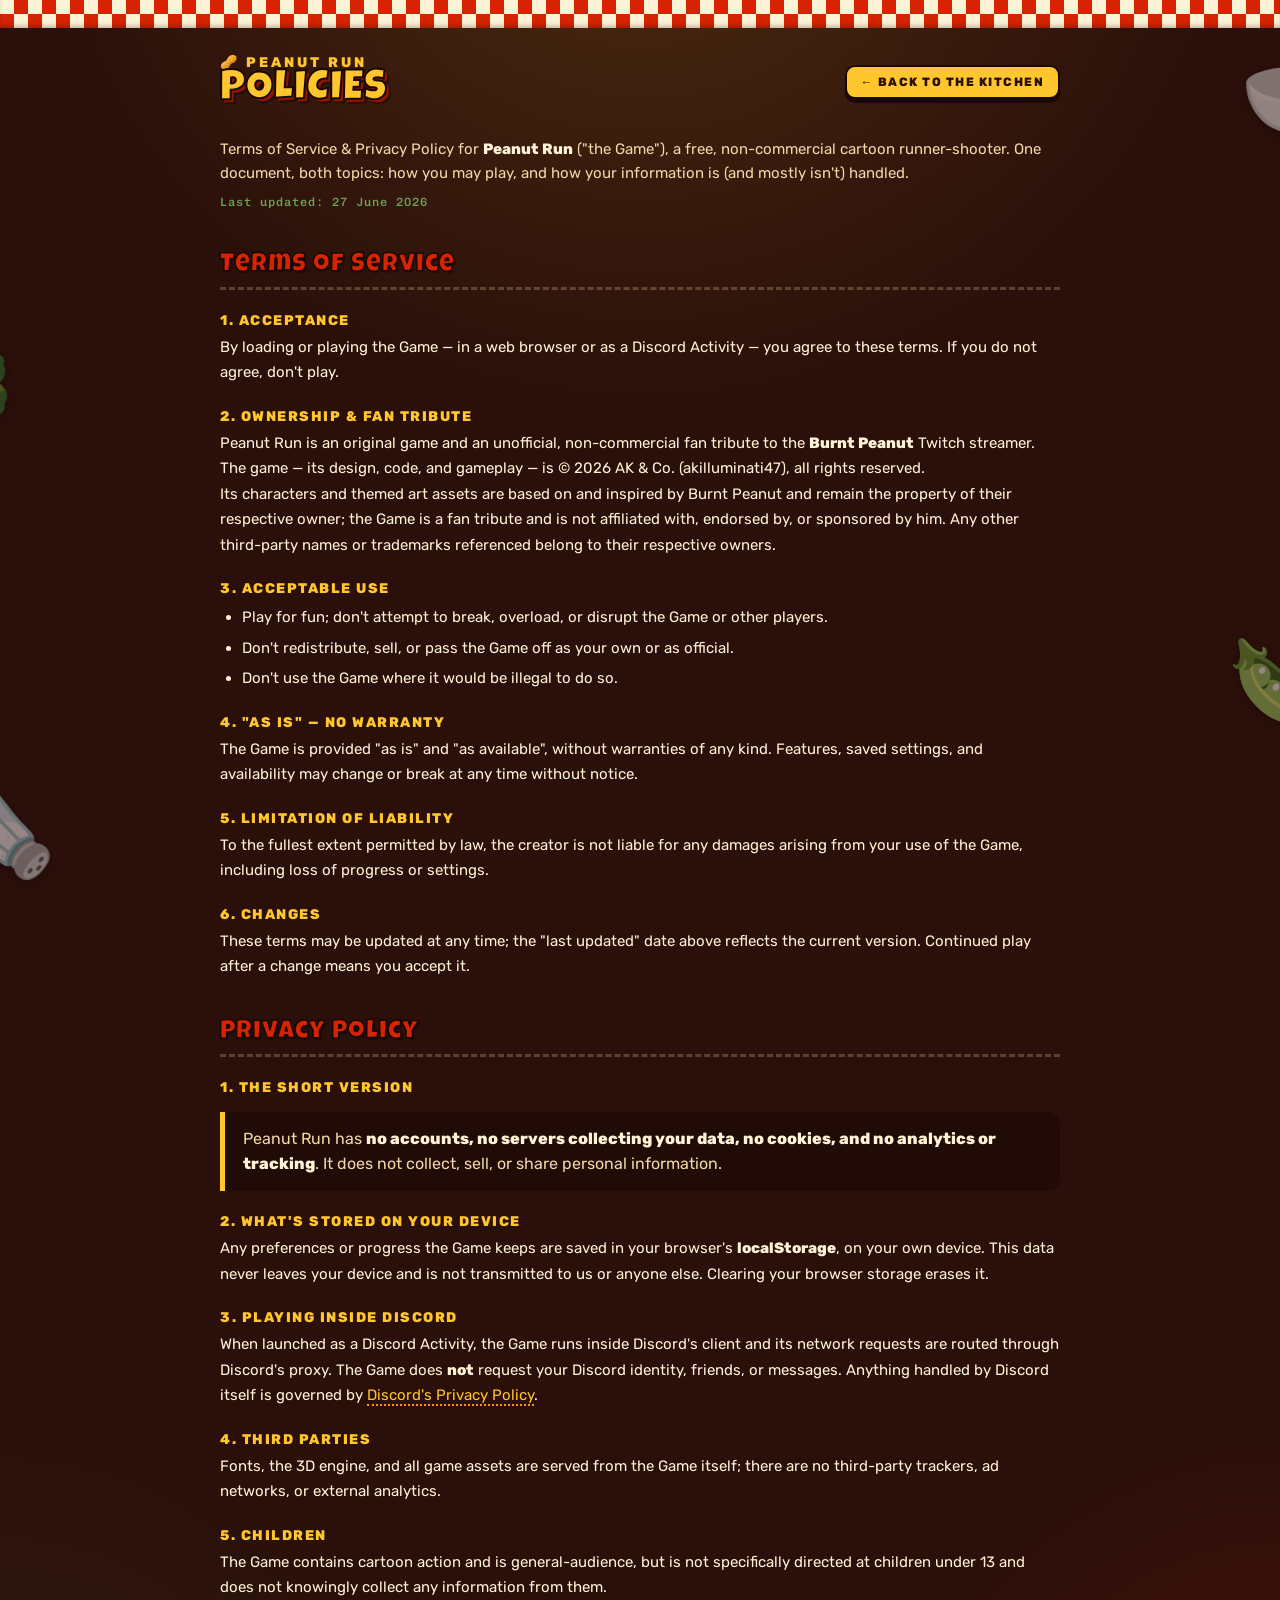
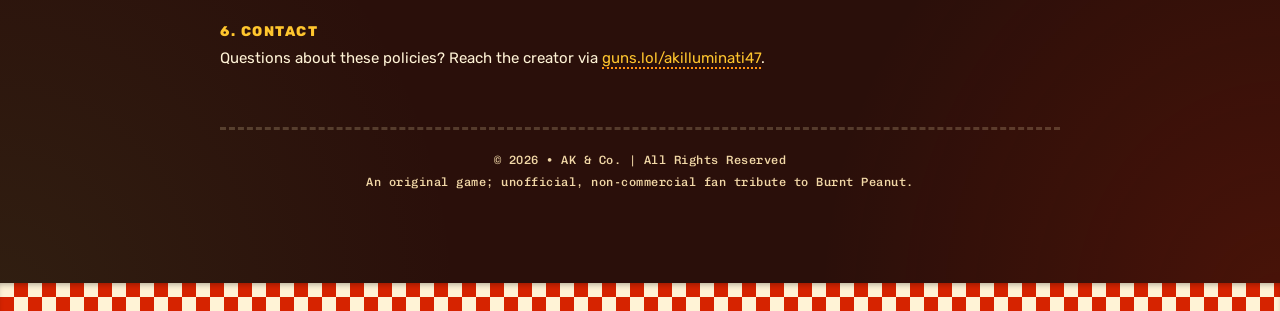
<file: policies.html>
<!DOCTYPE html>
<html lang="en">
<head>
<meta charset="UTF-8">
<meta name="viewport" content="width=device-width, initial-scale=1.0, viewport-fit=cover">
<title>POLICIES | Peanut Run</title>
<link rel="icon" type="image/png" sizes="256x256" href="./favicon-256.png">
<link rel="icon" type="image/png" sizes="512x512" href="./favicon-512.png">
<link rel="apple-touch-icon" href="./favicon-512.png">
<meta name="theme-color" content="#d62300">
<link href="./assets/fonts/fonts.css" rel="stylesheet">
<style>
  :root{
    --ketchup:#d62300; --ketchup-dk:#8f1500;
    --mustard:#ffc62e; --cheese:#ff9214;
    --bun:#f2d8a7; --cream:#fff3d6; --pickle:#6aa84f;
    --grease:#2a0f0a; --grease-dk:#1a0805;
    --display:'Luckiest Guy','Arial Black',cursive;
    --body:'Rubik',sans-serif;
    --mono:'Chivo Mono','Consolas',monospace;
  }
  *{margin:0;padding:0;box-sizing:border-box;}
  html,body{ width:100%; min-height:100%; background:var(--grease); color:var(--cream); font-family:var(--body); -webkit-text-size-adjust:100%; }
  body{
    background-image:
      radial-gradient(ellipse 80% 50% at 50% -8%, rgba(255,198,46,.16) 0%, transparent 60%),
      radial-gradient(ellipse 60% 45% at 100% 100%, rgba(214,35,0,.18) 0%, transparent 60%),
      radial-gradient(ellipse 60% 45% at 0% 100%, rgba(106,168,79,.10) 0%, transparent 60%);
    min-height:100vh;
  }
  /* a proper diner checkerboard band (matches the game's 28px tile = full 2-row checks,
     instead of a skinny clipped strip) — one up top, one at the bottom */
  .checker{ position:relative; z-index:2; height:28px; background:repeating-conic-gradient(var(--ketchup) 0% 25%, var(--cream) 0% 50%) 0 0/28px 28px; box-shadow:inset 0 -4px 6px -3px rgba(0,0,0,.35); }
  .checker.bottom{ box-shadow:inset 0 4px 6px -3px rgba(0,0,0,.35); }
  .wrap{ position:relative; z-index:2; max-width:880px; margin:0 auto; padding:26px 20px 90px; }

  /* looping Lottie veggies stroll across spaced horizontal lanes behind the text.
     One walker per lane at a time → paths never clip or overlap. */
  #veg-bg{ position:fixed; inset:0; z-index:1; pointer-events:none; overflow:hidden; opacity:.5; }
  #veg-bg .veg{ position:absolute; top:0; left:0; will-change:transform;
    filter:drop-shadow(0 3px 5px rgba(0,0,0,.45)); }
  #veg-bg .veg canvas, #veg-bg .veg svg{ display:block; width:100%; height:100%; }

  .topbar{ display:flex; align-items:center; justify-content:space-between; gap:14px; flex-wrap:wrap; padding-bottom:18px; }
  .brand{ display:flex; align-items:baseline; gap:12px; flex-wrap:wrap; }
  .brand .peanut{ font-size:14px; letter-spacing:3px; font-weight:800; color:var(--mustard); text-transform:uppercase; font-family:var(--body); }
  .brand h1{
    font-family:var(--display); font-weight:400; font-size:42px; line-height:.95; letter-spacing:1px;
    color:var(--mustard); -webkit-text-stroke:2px var(--grease-dk);
    text-shadow:3px 3px 0 var(--ketchup-dk), 5px 5px 0 rgba(0,0,0,.35);
  }
  .back-link{
    font-family:var(--body); font-weight:800; font-size:12px; letter-spacing:1.5px; text-transform:uppercase;
    color:var(--grease); background:var(--mustard); border:2px solid var(--grease-dk);
    border-radius:10px; padding:8px 14px; text-decoration:none; box-shadow:0 4px 0 var(--grease-dk);
    transition:transform .08s, box-shadow .08s;
  }
  .back-link:hover{ transform:translateY(-2px); box-shadow:0 6px 0 var(--grease-dk); }
  .back-link:active{ transform:translateY(2px); box-shadow:0 2px 0 var(--grease-dk); }

  .intro{ margin-top:8px; color:var(--bun); line-height:1.6; font-size:15px; }
  .intro b{ color:var(--cream); }
  .eff{ display:inline-block; margin-top:8px; font-family:var(--mono); font-size:12px; color:var(--pickle); letter-spacing:1px; }

  .doc h2{
    font-family:var(--display); font-weight:400; font-size:26px; letter-spacing:1px; color:var(--ketchup);
    -webkit-text-stroke:1.5px var(--grease-dk); text-shadow:2px 2px 0 rgba(0,0,0,.3);
    margin:40px 0 6px; padding-bottom:8px; border-bottom:3px dashed rgba(242,216,167,.25);
  }
  .doc h3{ font-family:var(--body); font-weight:800; font-size:14px; letter-spacing:1.5px; text-transform:uppercase; color:var(--mustard); margin:22px 0 6px; }
  .doc p,.doc li{ font-size:15px; line-height:1.7; color:var(--cream); }
  .doc ul{ margin:8px 0 8px 22px; }
  .doc li{ margin:5px 0; }
  .doc a{ color:var(--mustard); text-decoration:none; border-bottom:2px dotted var(--cheese); }
  .doc a:hover{ color:#fff; }
  .callout{
    margin:16px 0; padding:14px 18px; border-left:5px solid var(--mustard);
    background:rgba(0,0,0,.22); border-radius:0 12px 12px 0; line-height:1.6; color:var(--bun);
  }
  .callout b{ color:var(--cream); }
  footer.foot{
    margin-top:56px; padding-top:20px; border-top:3px dashed rgba(242,216,167,.22);
    text-align:center; font-family:var(--mono); font-size:12px; letter-spacing:.5px; color:var(--bun); line-height:1.8;
  }
  footer.foot a{ color:var(--mustard); text-decoration:none; }
  footer.foot a:hover{ color:#fff; }
</style>
</head>
<body>
<div id="veg-bg" aria-hidden="true"></div>
<div class="checker"></div>
<div class="wrap">

  <div class="topbar">
    <div class="brand">
      <div>
        <div class="peanut">🥜 Peanut Run</div>
        <h1>POLICIES</h1>
      </div>
    </div>
    <a class="back-link" href="index.html">&larr; Back to the kitchen</a>
  </div>

  <p class="intro">
    Terms of Service &amp; Privacy Policy for <b>Peanut Run</b> ("the Game"), a free, non-commercial
    cartoon runner-shooter. One document, both topics: how you may play, and how your information is
    (and mostly isn't) handled.<br>
    <span class="eff">Last updated: 27 June 2026</span>
  </p>

  <div class="doc">

    <h2>Terms of Service</h2>

    <h3>1. Acceptance</h3>
    <p>By loading or playing the Game &mdash; in a web browser or as a Discord Activity &mdash; you agree to these terms. If you do not agree, don't play.</p>

    <h3>2. Ownership &amp; fan tribute</h3>
    <p>Peanut Run is an original game and an unofficial, non-commercial fan tribute to the <b>Burnt Peanut</b> Twitch streamer. The game &mdash; its design, code, and gameplay &mdash; is &copy; 2026 AK &amp; Co. (akilluminati47), all rights reserved.</p>
    <p>Its characters and themed art assets are based on and inspired by Burnt Peanut and remain the property of their respective owner; the Game is a fan tribute and is not affiliated with, endorsed by, or sponsored by him. Any other third-party names or trademarks referenced belong to their respective owners.</p>

    <h3>3. Acceptable use</h3>
    <ul>
      <li>Play for fun; don't attempt to break, overload, or disrupt the Game or other players.</li>
      <li>Don't redistribute, sell, or pass the Game off as your own or as official.</li>
      <li>Don't use the Game where it would be illegal to do so.</li>
    </ul>

    <h3>4. "As is" &mdash; no warranty</h3>
    <p>The Game is provided "as is" and "as available", without warranties of any kind. Features, saved settings, and availability may change or break at any time without notice.</p>

    <h3>5. Limitation of liability</h3>
    <p>To the fullest extent permitted by law, the creator is not liable for any damages arising from your use of the Game, including loss of progress or settings.</p>

    <h3>6. Changes</h3>
    <p>These terms may be updated at any time; the "last updated" date above reflects the current version. Continued play after a change means you accept it.</p>

    <h2>Privacy Policy</h2>

    <h3>1. The short version</h3>
    <div class="callout">
      Peanut Run has <b>no accounts, no servers collecting your data, no cookies, and no analytics or tracking</b>. It does not collect, sell, or share personal information.
    </div>

    <h3>2. What's stored on your device</h3>
    <p>Any preferences or progress the Game keeps are saved in your browser's <b>localStorage</b>, on your own device. This data never leaves your device and is not transmitted to us or anyone else. Clearing your browser storage erases it.</p>

    <h3>3. Playing inside Discord</h3>
    <p>When launched as a Discord Activity, the Game runs inside Discord's client and its network requests are routed through Discord's proxy. The Game does <b>not</b> request your Discord identity, friends, or messages. Anything handled by Discord itself is governed by <a href="https://discord.com/privacy" target="_blank" rel="noopener noreferrer">Discord's Privacy Policy</a>.</p>

    <h3>4. Third parties</h3>
    <p>Fonts, the 3D engine, and all game assets are served from the Game itself; there are no third-party trackers, ad networks, or external analytics.</p>

    <h3>5. Children</h3>
    <p>The Game contains cartoon action and is general-audience, but is not specifically directed at children under 13 and does not knowingly collect any information from them.</p>

    <h3>6. Contact</h3>
    <p>Questions about these policies? Reach the creator via <a href="https://guns.lol/akilluminati47" target="_blank" rel="noopener noreferrer">guns.lol/akilluminati47</a>.</p>

  </div>

  <footer class="foot">
    &copy; 2026 &bull; AK &amp; Co. | All Rights Reserved<br>
    An original game; unofficial, non-commercial fan tribute to Burnt Peanut.
  </footer>

</div>

<div class="checker bottom"></div>

<!-- looping Lottie veggies walking across the background in spaced, non-overlapping lanes -->
<script src="./libs/lottie_canvas.min.js"></script>
<script>
(function () {
  if (typeof lottie === 'undefined') return;
  if (matchMedia('(prefers-reduced-motion:reduce)').matches) return;

  // the animated-only food set (same Lottie JSONs the game uses)
  var NAMES = ['avocado','beans','broccoli','burger','carrot','corn','cucumber','garlic',
    'gingerroot','herb','hotdog','kale','mushroom','onion','peapod','pepper','pizza',
    'potato','salad','salt','tomato'];

  var bg = document.getElementById('veg-bg');
  var cache = {};                 // name -> parsed Lottie JSON
  function load(name) {
    if (cache[name]) return Promise.resolve(cache[name]);
    return fetch('assets/sprites/animatedemoji/' + name + '.json')
      .then(function (r) { return r.ok ? r.json() : null; })
      .then(function (j) { cache[name] = j; return j; })
      .catch(function () { return null; });
  }

  var LANE_MIN = 130;             // each lane is at least this tall (keeps walkers apart)
  var lanes = [];                 // active per-lane state, so resize can tear them down

  function pick(a) { return a[(Math.random() * a.length) | 0]; }

  function runLane(top, laneH) {
    var lane = { dead: false, anim: null, el: null, raf: 0, timer: 0 };
    lanes.push(lane);

    function spawn() {
      if (lane.dead) return;
      var name = pick(NAMES);
      load(name).then(function (data) {
        if (lane.dead) return;
        if (!data) { lane.timer = setTimeout(spawn, 600); return; }

        var size = laneH * (0.5 + Math.random() * 0.45);   // random size, capped to the lane
        var slack = laneH - size;
        var y = top + Math.random() * slack;               // stays fully inside its lane
        var dir = Math.random() < 0.5 ? 1 : -1;            // 1 = walk right, -1 = walk left
        var W = window.innerWidth;
        var startX = dir === 1 ? -size : W;
        var endX = dir === 1 ? W : -size;
        var speed = 26 + Math.random() * 38;               // px/s — a leisurely stroll
        var face = dir === 1 ? '' : ' scaleX(-1)';         // flip to face the way it's heading

        var el = document.createElement('div');
        el.className = 'veg';
        el.style.width = el.style.height = size + 'px';
        el.style.top = y + 'px';
        el.style.transform = 'translate3d(' + startX + 'px,0,0)' + face;
        bg.appendChild(el);
        lane.el = el;
        lane.anim = lottie.loadAnimation({
          container: el, renderer: 'canvas', loop: true, autoplay: true, animationData: data,
        });

        var x = startX, last = 0;
        function step(t) {
          if (lane.dead) return;
          if (!last) last = t;
          x += dir * speed * (t - last) / 1000;
          last = t;
          el.style.transform = 'translate3d(' + x + 'px,0,0)' + face;
          var done = dir === 1 ? x >= endX : x <= endX;
          if (done) {
            if (lane.anim) lane.anim.destroy();
            el.remove();
            lane.anim = null; lane.el = null;
            lane.timer = setTimeout(spawn, 300 + Math.random() * 1600);   // gap before the next walker
            return;
          }
          lane.raf = requestAnimationFrame(step);
        }
        lane.raf = requestAnimationFrame(step);
      });
    }
    // stagger the lanes so they don't all enter in a marching row
    lane.timer = setTimeout(spawn, Math.random() * 2600);
  }

  function teardown() {
    lanes.forEach(function (l) {
      l.dead = true;
      if (l.raf) cancelAnimationFrame(l.raf);
      if (l.timer) clearTimeout(l.timer);
      if (l.anim) l.anim.destroy();
      if (l.el) l.el.remove();
    });
    lanes = [];
  }

  function build() {
    teardown();
    var h = window.innerHeight;
    var n = Math.max(3, Math.floor(h / LANE_MIN));   // as many spaced lanes as fit
    var laneH = h / n;
    for (var i = 0; i < n; i++) runLane(i * laneH, laneH);
  }

  build();
  var rz;
  window.addEventListener('resize', function () { clearTimeout(rz); rz = setTimeout(build, 250); });
})();
</script>

<!-- the peanut pointer (same as the game): small, angled like the Windows arrow;
     turns gold, pulses and sparkles over links -->
<script>
(function () {
  if (!matchMedia('(hover:hover)').matches) return;   // touch devices keep the native cursor
  var SRC = 'assets/sprites/emotes/Peanut.png';
  var SPARK = "url(\"data:image/svg+xml,%3Csvg xmlns='http://www.w3.org/2000/svg' viewBox='0 0 10 10'%3E%3Cpath d='M5 0C5.4 3.4 6.6 4.6 10 5 6.6 5.4 5.4 6.6 5 10 4.6 6.6 3.4 5.4 0 5 3.4 4.6 4.6 3.4 5 0Z' fill='%23ffe07a'/%3E%3C/svg%3E\") center/contain no-repeat";
  var css = ''
    + 'html,body,a,button,.back-link,[role=button]{cursor:none!important}'
    + '#pncursor{position:fixed;left:0;top:0;width:30px;height:30px;z-index:9999;pointer-events:none;opacity:0;'
    +   'transform-origin:10px 4px;transition:transform .14s cubic-bezier(.34,1.56,.64,1),opacity .2s ease}'
    + '#pncursor .pn-img{position:absolute;inset:0;width:100%;height:100%;object-fit:contain;'
    +   'transform:rotate(-26deg);transform-origin:center;'
    +   'filter:drop-shadow(0 1px 1.5px rgba(0,0,0,.55)) drop-shadow(0 0 3px rgba(255,180,40,.35));'
    +   'transition:filter .18s ease,transform .12s ease;-webkit-user-drag:none}'
    + '#pncursor.hover{animation:pnPulse 1.05s ease-in-out infinite}'
    + '#pncursor.hover .pn-img{filter:drop-shadow(0 1px 2px rgba(0,0,0,.5)) drop-shadow(0 0 8px rgba(255,200,46,.95)) sepia(.75) saturate(3.6) hue-rotate(-12deg) brightness(1.12)}'
    + '@keyframes pnPulse{0%,100%{transform:scale(1.16)}50%{transform:scale(1.46)}}'
    + '#pncursor.press{transform:scale(1.12)}#pncursor.press .pn-img{transform:rotate(-26deg) scale(.84)}'
    + '#pncursor .pn-spark{position:absolute;width:8px;height:8px;opacity:0;background:' + SPARK + '}'
    + '#pncursor.hover .pn-spark{animation:pnSpark 1s ease-in-out infinite}'
    + '#pncursor .pn-spark.s1{left:-3px;top:-3px}'
    + '#pncursor .pn-spark.s2{right:-2px;top:6px;width:6px;height:6px;animation-delay:.34s}'
    + '#pncursor .pn-spark.s3{left:5px;bottom:-3px;width:6px;height:6px;animation-delay:.66s}'
    + '@keyframes pnSpark{0%,100%{opacity:0;transform:scale(.3) rotate(0)}50%{opacity:1;transform:scale(1) rotate(45deg)}}';
  var st = document.createElement('style'); st.textContent = css; document.head.appendChild(st);
  var c = document.createElement('div'); c.id = 'pncursor';
  c.innerHTML = '<img class="pn-img" src="' + SRC + '" alt="" draggable="false">'
    + '<i class="pn-spark s1"></i><i class="pn-spark s2"></i><i class="pn-spark s3"></i>';
  document.body.appendChild(c);
  var SEL = 'a,button,.back-link,[role=button]';
  function move(e) {
    c.style.opacity = '1';
    c.style.left = (e.clientX - 10) + 'px';
    c.style.top = (e.clientY - 4) + 'px';
    if (!c.classList.contains('press')) {
      var t = e.target && e.target.closest ? e.target.closest(SEL) : null;
      c.classList.toggle('hover', !!t);
    }
  }
  window.addEventListener('mousemove', move, { passive: true });
  window.addEventListener('mousedown', function () { c.classList.add('press'); c.classList.remove('hover'); });
  window.addEventListener('mouseup', function (e) { c.classList.remove('press'); move(e); });
  document.addEventListener('mouseleave', function () { c.style.opacity = '0'; });
})();
</script>
</body>
</html>
</file>
<file: assets/fonts/fonts.css>
/* vietnamese */
@font-face {
  font-family: 'Chivo Mono';
  font-style: normal;
  font-weight: 500;
  font-display: swap;
  src: url(./chivomono-mFT0WbgRxKvF_Z5eQMO9gxAD1XJ7.woff2) format('woff2');
  unicode-range: U+0102-0103, U+0110-0111, U+0128-0129, U+0168-0169, U+01A0-01A1, U+01AF-01B0, U+0300-0301, U+0303-0304, U+0308-0309, U+0323, U+0329, U+1EA0-1EF9, U+20AB;
}
/* latin-ext */
@font-face {
  font-family: 'Chivo Mono';
  font-style: normal;
  font-weight: 500;
  font-display: swap;
  src: url(./chivomono-mFT0WbgRxKvF_Z5eQMO9gxED1XJ7.woff2) format('woff2');
  unicode-range: U+0100-02BA, U+02BD-02C5, U+02C7-02CC, U+02CE-02D7, U+02DD-02FF, U+0304, U+0308, U+0329, U+1D00-1DBF, U+1E00-1E9F, U+1EF2-1EFF, U+2020, U+20A0-20AB, U+20AD-20C0, U+2113, U+2C60-2C7F, U+A720-A7FF;
}
/* latin */
@font-face {
  font-family: 'Chivo Mono';
  font-style: normal;
  font-weight: 500;
  font-display: swap;
  src: url(./chivomono-mFT0WbgRxKvF_Z5eQMO9gx8D1Q.woff2) format('woff2');
  unicode-range: U+0000-00FF, U+0131, U+0152-0153, U+02BB-02BC, U+02C6, U+02DA, U+02DC, U+0304, U+0308, U+0329, U+2000-206F, U+20AC, U+2122, U+2191, U+2193, U+2212, U+2215, U+FEFF, U+FFFD;
}
/* vietnamese */
@font-face {
  font-family: 'Chivo Mono';
  font-style: normal;
  font-weight: 700;
  font-display: swap;
  src: url(./chivomono-mFT0WbgRxKvF_Z5eQMO9gxAD1XJ7.woff2) format('woff2');
  unicode-range: U+0102-0103, U+0110-0111, U+0128-0129, U+0168-0169, U+01A0-01A1, U+01AF-01B0, U+0300-0301, U+0303-0304, U+0308-0309, U+0323, U+0329, U+1EA0-1EF9, U+20AB;
}
/* latin-ext */
@font-face {
  font-family: 'Chivo Mono';
  font-style: normal;
  font-weight: 700;
  font-display: swap;
  src: url(./chivomono-mFT0WbgRxKvF_Z5eQMO9gxED1XJ7.woff2) format('woff2');
  unicode-range: U+0100-02BA, U+02BD-02C5, U+02C7-02CC, U+02CE-02D7, U+02DD-02FF, U+0304, U+0308, U+0329, U+1D00-1DBF, U+1E00-1E9F, U+1EF2-1EFF, U+2020, U+20A0-20AB, U+20AD-20C0, U+2113, U+2C60-2C7F, U+A720-A7FF;
}
/* latin */
@font-face {
  font-family: 'Chivo Mono';
  font-style: normal;
  font-weight: 700;
  font-display: swap;
  src: url(./chivomono-mFT0WbgRxKvF_Z5eQMO9gx8D1Q.woff2) format('woff2');
  unicode-range: U+0000-00FF, U+0131, U+0152-0153, U+02BB-02BC, U+02C6, U+02DA, U+02DC, U+0304, U+0308, U+0329, U+2000-206F, U+20AC, U+2122, U+2191, U+2193, U+2212, U+2215, U+FEFF, U+FFFD;
}
/* latin-ext */
@font-face {
  font-family: 'Luckiest Guy';
  font-style: normal;
  font-weight: 400;
  font-display: swap;
  src: url(./luckiestguy-_gP_1RrxsjcxVyin9l9n_j2hQ952mDo.woff2) format('woff2');
  unicode-range: U+0100-02BA, U+02BD-02C5, U+02C7-02CC, U+02CE-02D7, U+02DD-02FF, U+0304, U+0308, U+0329, U+1D00-1DBF, U+1E00-1E9F, U+1EF2-1EFF, U+2020, U+20A0-20AB, U+20AD-20C0, U+2113, U+2C60-2C7F, U+A720-A7FF;
}
/* latin */
@font-face {
  font-family: 'Luckiest Guy';
  font-style: normal;
  font-weight: 400;
  font-display: swap;
  src: url(./luckiestguy-_gP_1RrxsjcxVyin9l9n_j2hTd52.woff2) format('woff2');
  unicode-range: U+0000-00FF, U+0131, U+0152-0153, U+02BB-02BC, U+02C6, U+02DA, U+02DC, U+0304, U+0308, U+0329, U+2000-206F, U+20AC, U+2122, U+2191, U+2193, U+2212, U+2215, U+FEFF, U+FFFD;
}
/* arabic */
@font-face {
  font-family: 'Rubik';
  font-style: normal;
  font-weight: 400;
  font-display: swap;
  src: url(./rubik-iJWKBXyIfDnIV7nErXyi0A.woff2) format('woff2');
  unicode-range: U+0600-06FF, U+0750-077F, U+0870-088E, U+0890-0891, U+0897-08E1, U+08E3-08FF, U+200C-200E, U+2010-2011, U+204F, U+2E41, U+FB50-FDFF, U+FE70-FE74, U+FE76-FEFC, U+102E0-102FB, U+10E60-10E7E, U+10EC2-10EC4, U+10EFC-10EFF, U+1EE00-1EE03, U+1EE05-1EE1F, U+1EE21-1EE22, U+1EE24, U+1EE27, U+1EE29-1EE32, U+1EE34-1EE37, U+1EE39, U+1EE3B, U+1EE42, U+1EE47, U+1EE49, U+1EE4B, U+1EE4D-1EE4F, U+1EE51-1EE52, U+1EE54, U+1EE57, U+1EE59, U+1EE5B, U+1EE5D, U+1EE5F, U+1EE61-1EE62, U+1EE64, U+1EE67-1EE6A, U+1EE6C-1EE72, U+1EE74-1EE77, U+1EE79-1EE7C, U+1EE7E, U+1EE80-1EE89, U+1EE8B-1EE9B, U+1EEA1-1EEA3, U+1EEA5-1EEA9, U+1EEAB-1EEBB, U+1EEF0-1EEF1;
}
/* cyrillic-ext */
@font-face {
  font-family: 'Rubik';
  font-style: normal;
  font-weight: 400;
  font-display: swap;
  src: url(./rubik-iJWKBXyIfDnIV7nMrXyi0A.woff2) format('woff2');
  unicode-range: U+0460-052F, U+1C80-1C8A, U+20B4, U+2DE0-2DFF, U+A640-A69F, U+FE2E-FE2F;
}
/* cyrillic */
@font-face {
  font-family: 'Rubik';
  font-style: normal;
  font-weight: 400;
  font-display: swap;
  src: url(./rubik-iJWKBXyIfDnIV7nFrXyi0A.woff2) format('woff2');
  unicode-range: U+0301, U+0400-045F, U+0490-0491, U+04B0-04B1, U+2116;
}
/* hebrew */
@font-face {
  font-family: 'Rubik';
  font-style: normal;
  font-weight: 400;
  font-display: swap;
  src: url(./rubik-iJWKBXyIfDnIV7nDrXyi0A.woff2) format('woff2');
  unicode-range: U+0307-0308, U+0590-05FF, U+200C-2010, U+20AA, U+25CC, U+FB1D-FB4F;
}
/* latin-ext */
@font-face {
  font-family: 'Rubik';
  font-style: normal;
  font-weight: 400;
  font-display: swap;
  src: url(./rubik-iJWKBXyIfDnIV7nPrXyi0A.woff2) format('woff2');
  unicode-range: U+0100-02BA, U+02BD-02C5, U+02C7-02CC, U+02CE-02D7, U+02DD-02FF, U+0304, U+0308, U+0329, U+1D00-1DBF, U+1E00-1E9F, U+1EF2-1EFF, U+2020, U+20A0-20AB, U+20AD-20C0, U+2113, U+2C60-2C7F, U+A720-A7FF;
}
/* latin */
@font-face {
  font-family: 'Rubik';
  font-style: normal;
  font-weight: 400;
  font-display: swap;
  src: url(./rubik-iJWKBXyIfDnIV7nBrXw.woff2) format('woff2');
  unicode-range: U+0000-00FF, U+0131, U+0152-0153, U+02BB-02BC, U+02C6, U+02DA, U+02DC, U+0304, U+0308, U+0329, U+2000-206F, U+20AC, U+2122, U+2191, U+2193, U+2212, U+2215, U+FEFF, U+FFFD;
}
/* arabic */
@font-face {
  font-family: 'Rubik';
  font-style: normal;
  font-weight: 600;
  font-display: swap;
  src: url(./rubik-iJWKBXyIfDnIV7nErXyi0A.woff2) format('woff2');
  unicode-range: U+0600-06FF, U+0750-077F, U+0870-088E, U+0890-0891, U+0897-08E1, U+08E3-08FF, U+200C-200E, U+2010-2011, U+204F, U+2E41, U+FB50-FDFF, U+FE70-FE74, U+FE76-FEFC, U+102E0-102FB, U+10E60-10E7E, U+10EC2-10EC4, U+10EFC-10EFF, U+1EE00-1EE03, U+1EE05-1EE1F, U+1EE21-1EE22, U+1EE24, U+1EE27, U+1EE29-1EE32, U+1EE34-1EE37, U+1EE39, U+1EE3B, U+1EE42, U+1EE47, U+1EE49, U+1EE4B, U+1EE4D-1EE4F, U+1EE51-1EE52, U+1EE54, U+1EE57, U+1EE59, U+1EE5B, U+1EE5D, U+1EE5F, U+1EE61-1EE62, U+1EE64, U+1EE67-1EE6A, U+1EE6C-1EE72, U+1EE74-1EE77, U+1EE79-1EE7C, U+1EE7E, U+1EE80-1EE89, U+1EE8B-1EE9B, U+1EEA1-1EEA3, U+1EEA5-1EEA9, U+1EEAB-1EEBB, U+1EEF0-1EEF1;
}
/* cyrillic-ext */
@font-face {
  font-family: 'Rubik';
  font-style: normal;
  font-weight: 600;
  font-display: swap;
  src: url(./rubik-iJWKBXyIfDnIV7nMrXyi0A.woff2) format('woff2');
  unicode-range: U+0460-052F, U+1C80-1C8A, U+20B4, U+2DE0-2DFF, U+A640-A69F, U+FE2E-FE2F;
}
/* cyrillic */
@font-face {
  font-family: 'Rubik';
  font-style: normal;
  font-weight: 600;
  font-display: swap;
  src: url(./rubik-iJWKBXyIfDnIV7nFrXyi0A.woff2) format('woff2');
  unicode-range: U+0301, U+0400-045F, U+0490-0491, U+04B0-04B1, U+2116;
}
/* hebrew */
@font-face {
  font-family: 'Rubik';
  font-style: normal;
  font-weight: 600;
  font-display: swap;
  src: url(./rubik-iJWKBXyIfDnIV7nDrXyi0A.woff2) format('woff2');
  unicode-range: U+0307-0308, U+0590-05FF, U+200C-2010, U+20AA, U+25CC, U+FB1D-FB4F;
}
/* latin-ext */
@font-face {
  font-family: 'Rubik';
  font-style: normal;
  font-weight: 600;
  font-display: swap;
  src: url(./rubik-iJWKBXyIfDnIV7nPrXyi0A.woff2) format('woff2');
  unicode-range: U+0100-02BA, U+02BD-02C5, U+02C7-02CC, U+02CE-02D7, U+02DD-02FF, U+0304, U+0308, U+0329, U+1D00-1DBF, U+1E00-1E9F, U+1EF2-1EFF, U+2020, U+20A0-20AB, U+20AD-20C0, U+2113, U+2C60-2C7F, U+A720-A7FF;
}
/* latin */
@font-face {
  font-family: 'Rubik';
  font-style: normal;
  font-weight: 600;
  font-display: swap;
  src: url(./rubik-iJWKBXyIfDnIV7nBrXw.woff2) format('woff2');
  unicode-range: U+0000-00FF, U+0131, U+0152-0153, U+02BB-02BC, U+02C6, U+02DA, U+02DC, U+0304, U+0308, U+0329, U+2000-206F, U+20AC, U+2122, U+2191, U+2193, U+2212, U+2215, U+FEFF, U+FFFD;
}
/* arabic */
@font-face {
  font-family: 'Rubik';
  font-style: normal;
  font-weight: 800;
  font-display: swap;
  src: url(./rubik-iJWKBXyIfDnIV7nErXyi0A.woff2) format('woff2');
  unicode-range: U+0600-06FF, U+0750-077F, U+0870-088E, U+0890-0891, U+0897-08E1, U+08E3-08FF, U+200C-200E, U+2010-2011, U+204F, U+2E41, U+FB50-FDFF, U+FE70-FE74, U+FE76-FEFC, U+102E0-102FB, U+10E60-10E7E, U+10EC2-10EC4, U+10EFC-10EFF, U+1EE00-1EE03, U+1EE05-1EE1F, U+1EE21-1EE22, U+1EE24, U+1EE27, U+1EE29-1EE32, U+1EE34-1EE37, U+1EE39, U+1EE3B, U+1EE42, U+1EE47, U+1EE49, U+1EE4B, U+1EE4D-1EE4F, U+1EE51-1EE52, U+1EE54, U+1EE57, U+1EE59, U+1EE5B, U+1EE5D, U+1EE5F, U+1EE61-1EE62, U+1EE64, U+1EE67-1EE6A, U+1EE6C-1EE72, U+1EE74-1EE77, U+1EE79-1EE7C, U+1EE7E, U+1EE80-1EE89, U+1EE8B-1EE9B, U+1EEA1-1EEA3, U+1EEA5-1EEA9, U+1EEAB-1EEBB, U+1EEF0-1EEF1;
}
/* cyrillic-ext */
@font-face {
  font-family: 'Rubik';
  font-style: normal;
  font-weight: 800;
  font-display: swap;
  src: url(./rubik-iJWKBXyIfDnIV7nMrXyi0A.woff2) format('woff2');
  unicode-range: U+0460-052F, U+1C80-1C8A, U+20B4, U+2DE0-2DFF, U+A640-A69F, U+FE2E-FE2F;
}
/* cyrillic */
@font-face {
  font-family: 'Rubik';
  font-style: normal;
  font-weight: 800;
  font-display: swap;
  src: url(./rubik-iJWKBXyIfDnIV7nFrXyi0A.woff2) format('woff2');
  unicode-range: U+0301, U+0400-045F, U+0490-0491, U+04B0-04B1, U+2116;
}
/* hebrew */
@font-face {
  font-family: 'Rubik';
  font-style: normal;
  font-weight: 800;
  font-display: swap;
  src: url(./rubik-iJWKBXyIfDnIV7nDrXyi0A.woff2) format('woff2');
  unicode-range: U+0307-0308, U+0590-05FF, U+200C-2010, U+20AA, U+25CC, U+FB1D-FB4F;
}
/* latin-ext */
@font-face {
  font-family: 'Rubik';
  font-style: normal;
  font-weight: 800;
  font-display: swap;
  src: url(./rubik-iJWKBXyIfDnIV7nPrXyi0A.woff2) format('woff2');
  unicode-range: U+0100-02BA, U+02BD-02C5, U+02C7-02CC, U+02CE-02D7, U+02DD-02FF, U+0304, U+0308, U+0329, U+1D00-1DBF, U+1E00-1E9F, U+1EF2-1EFF, U+2020, U+20A0-20AB, U+20AD-20C0, U+2113, U+2C60-2C7F, U+A720-A7FF;
}
/* latin */
@font-face {
  font-family: 'Rubik';
  font-style: normal;
  font-weight: 800;
  font-display: swap;
  src: url(./rubik-iJWKBXyIfDnIV7nBrXw.woff2) format('woff2');
  unicode-range: U+0000-00FF, U+0131, U+0152-0153, U+02BB-02BC, U+02C6, U+02DA, U+02DC, U+0304, U+0308, U+0329, U+2000-206F, U+20AC, U+2122, U+2191, U+2193, U+2212, U+2215, U+FEFF, U+FFFD;
}
</file>
